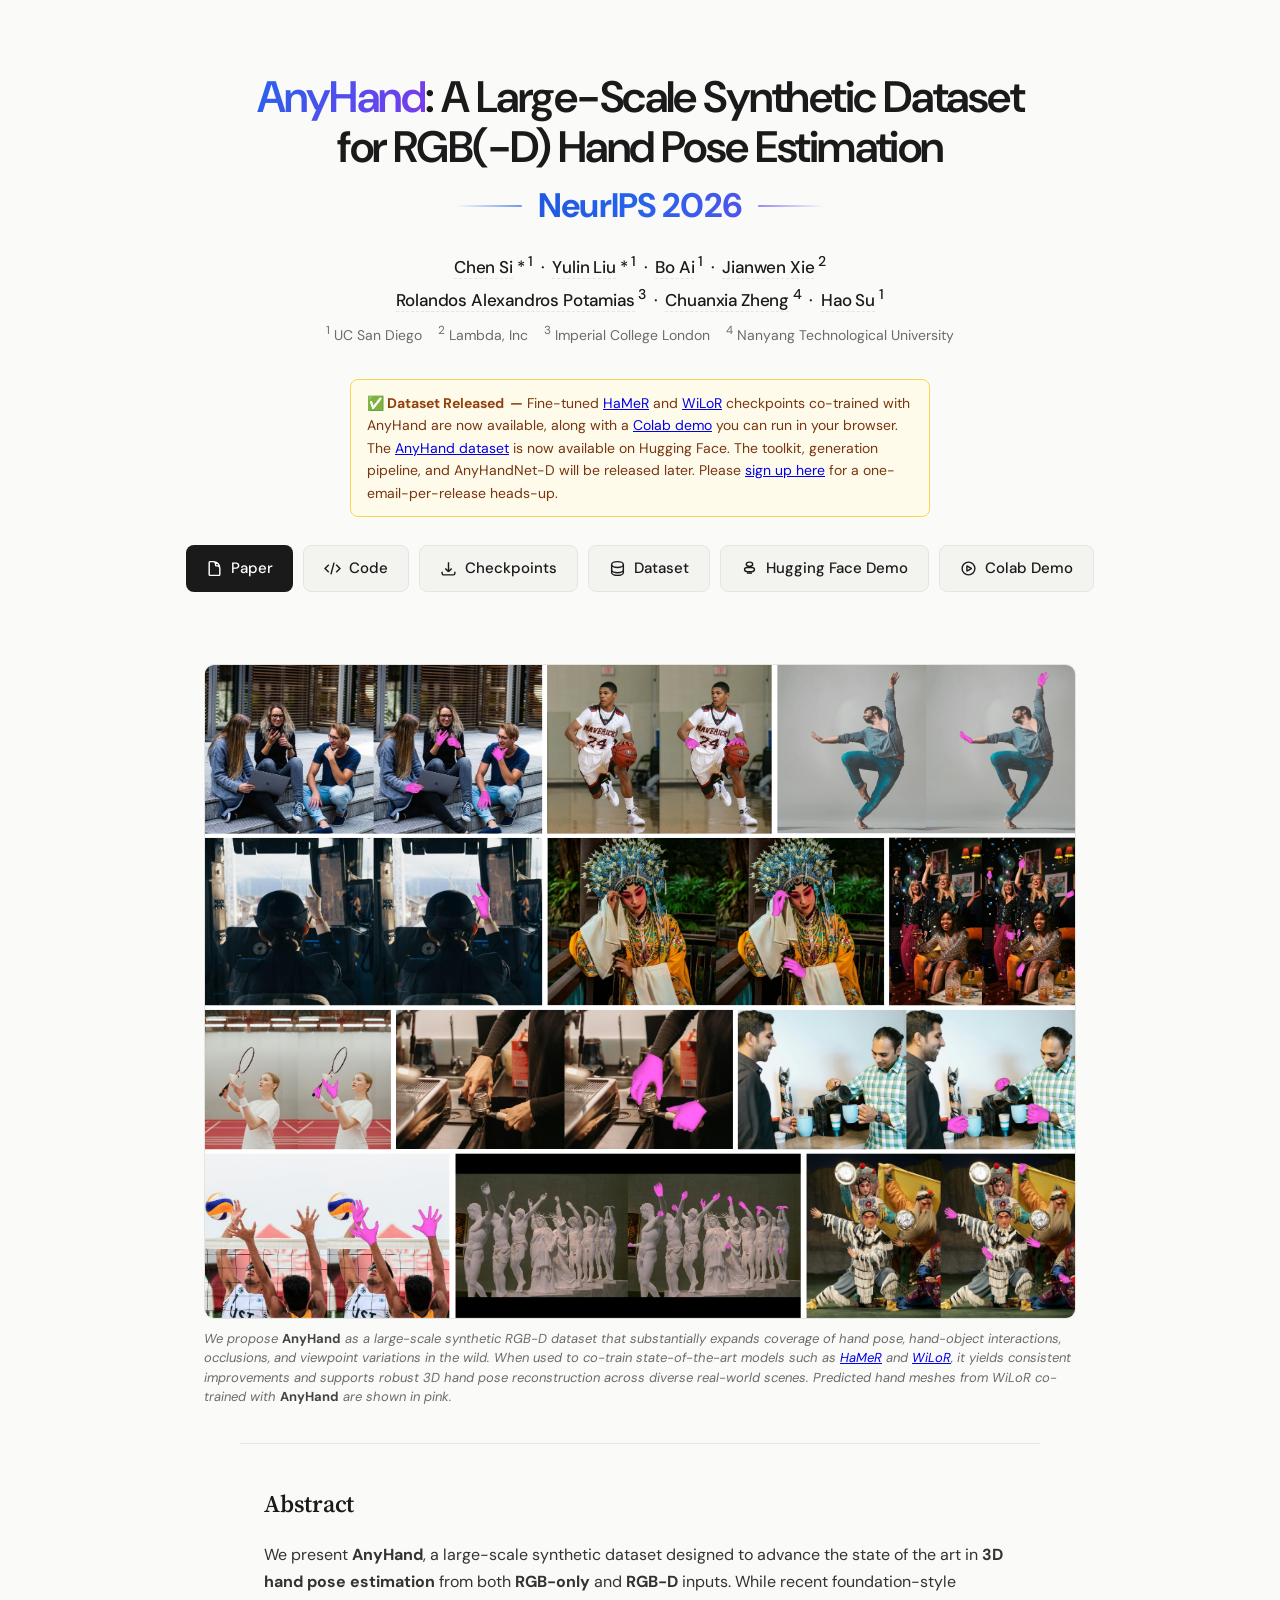
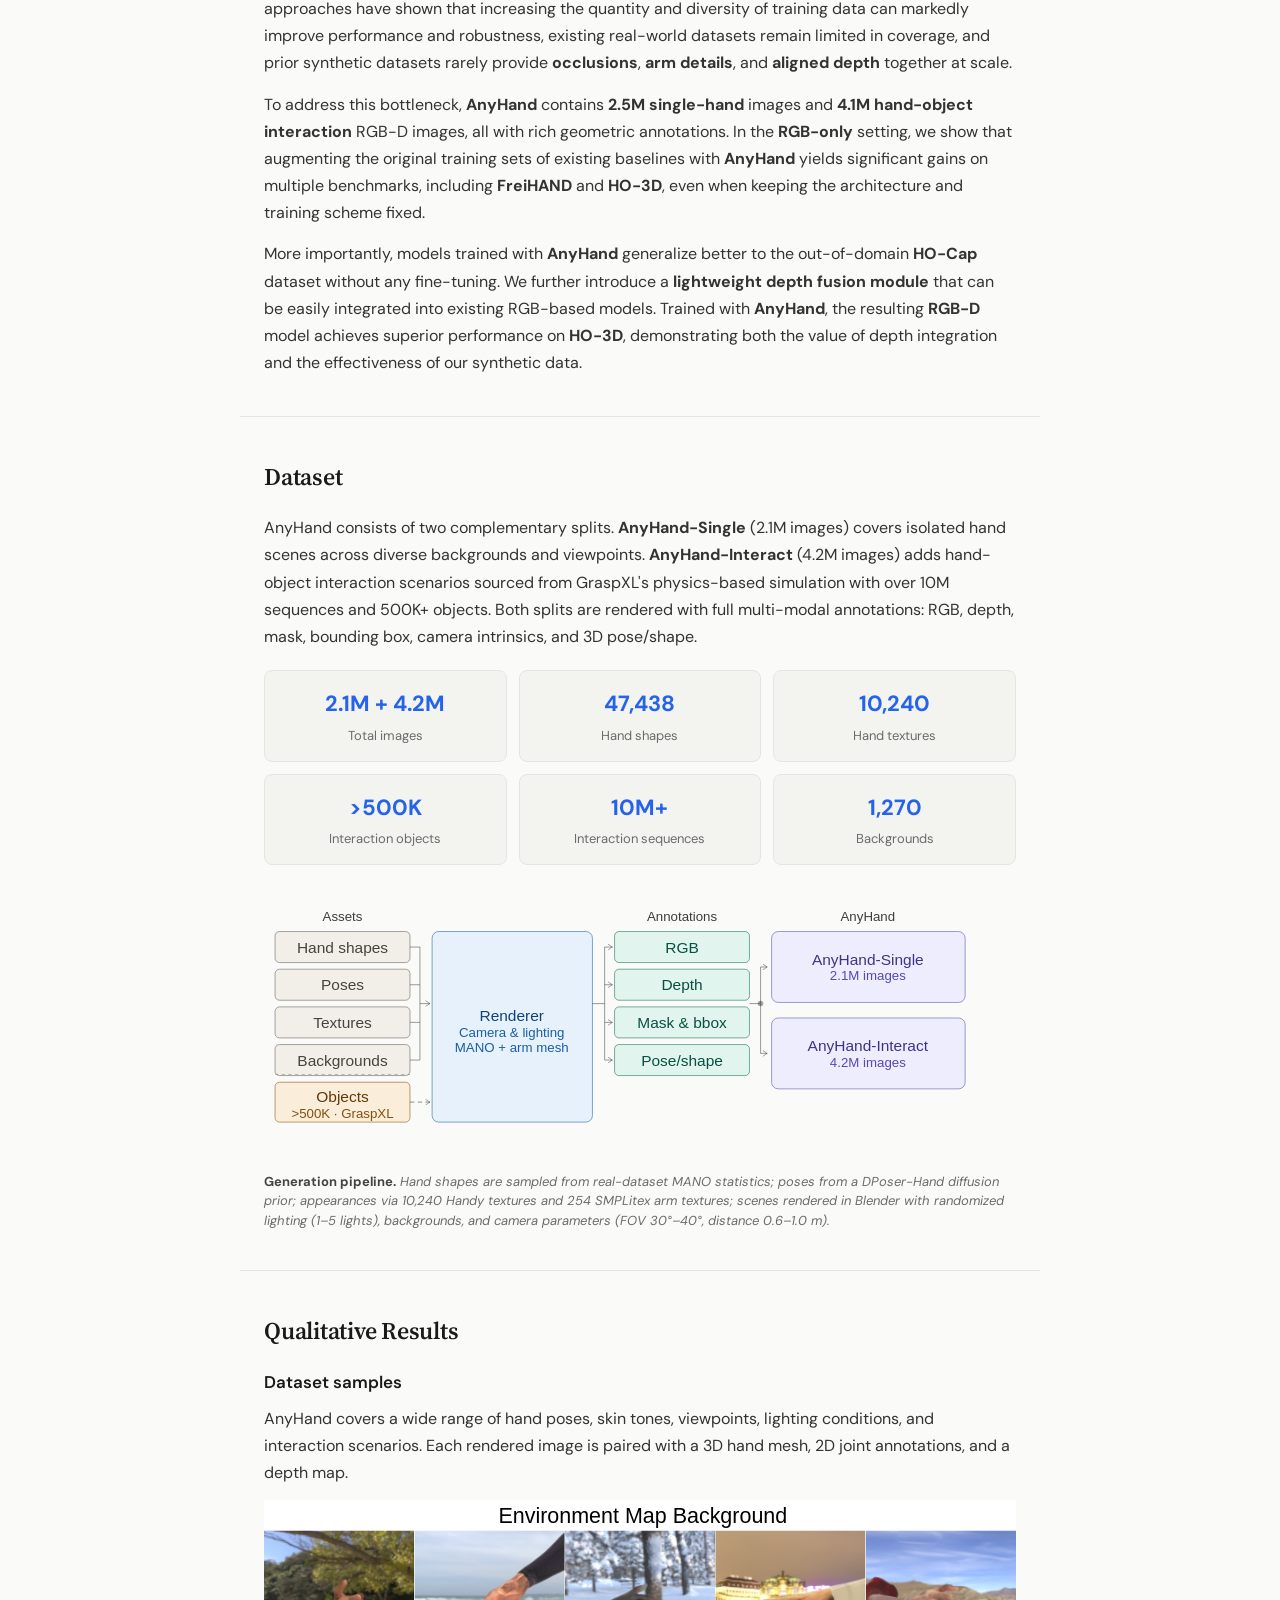
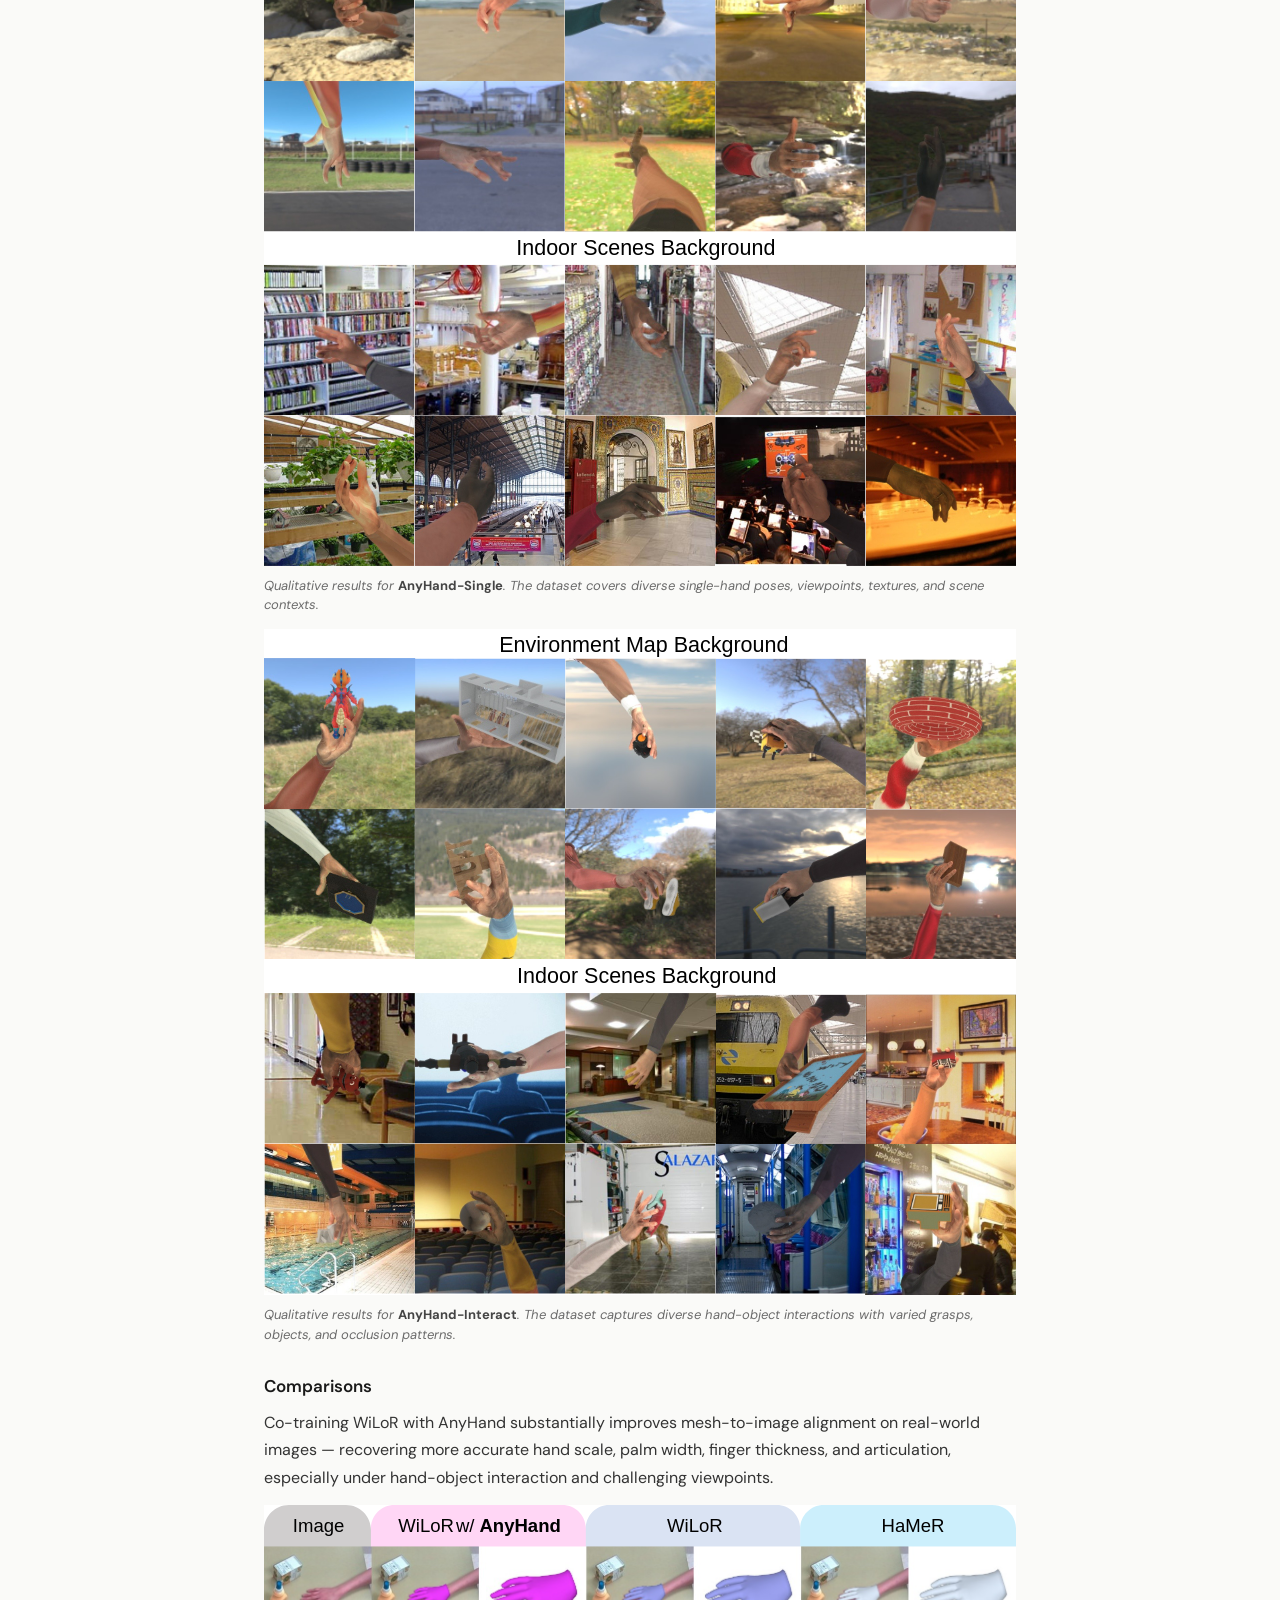
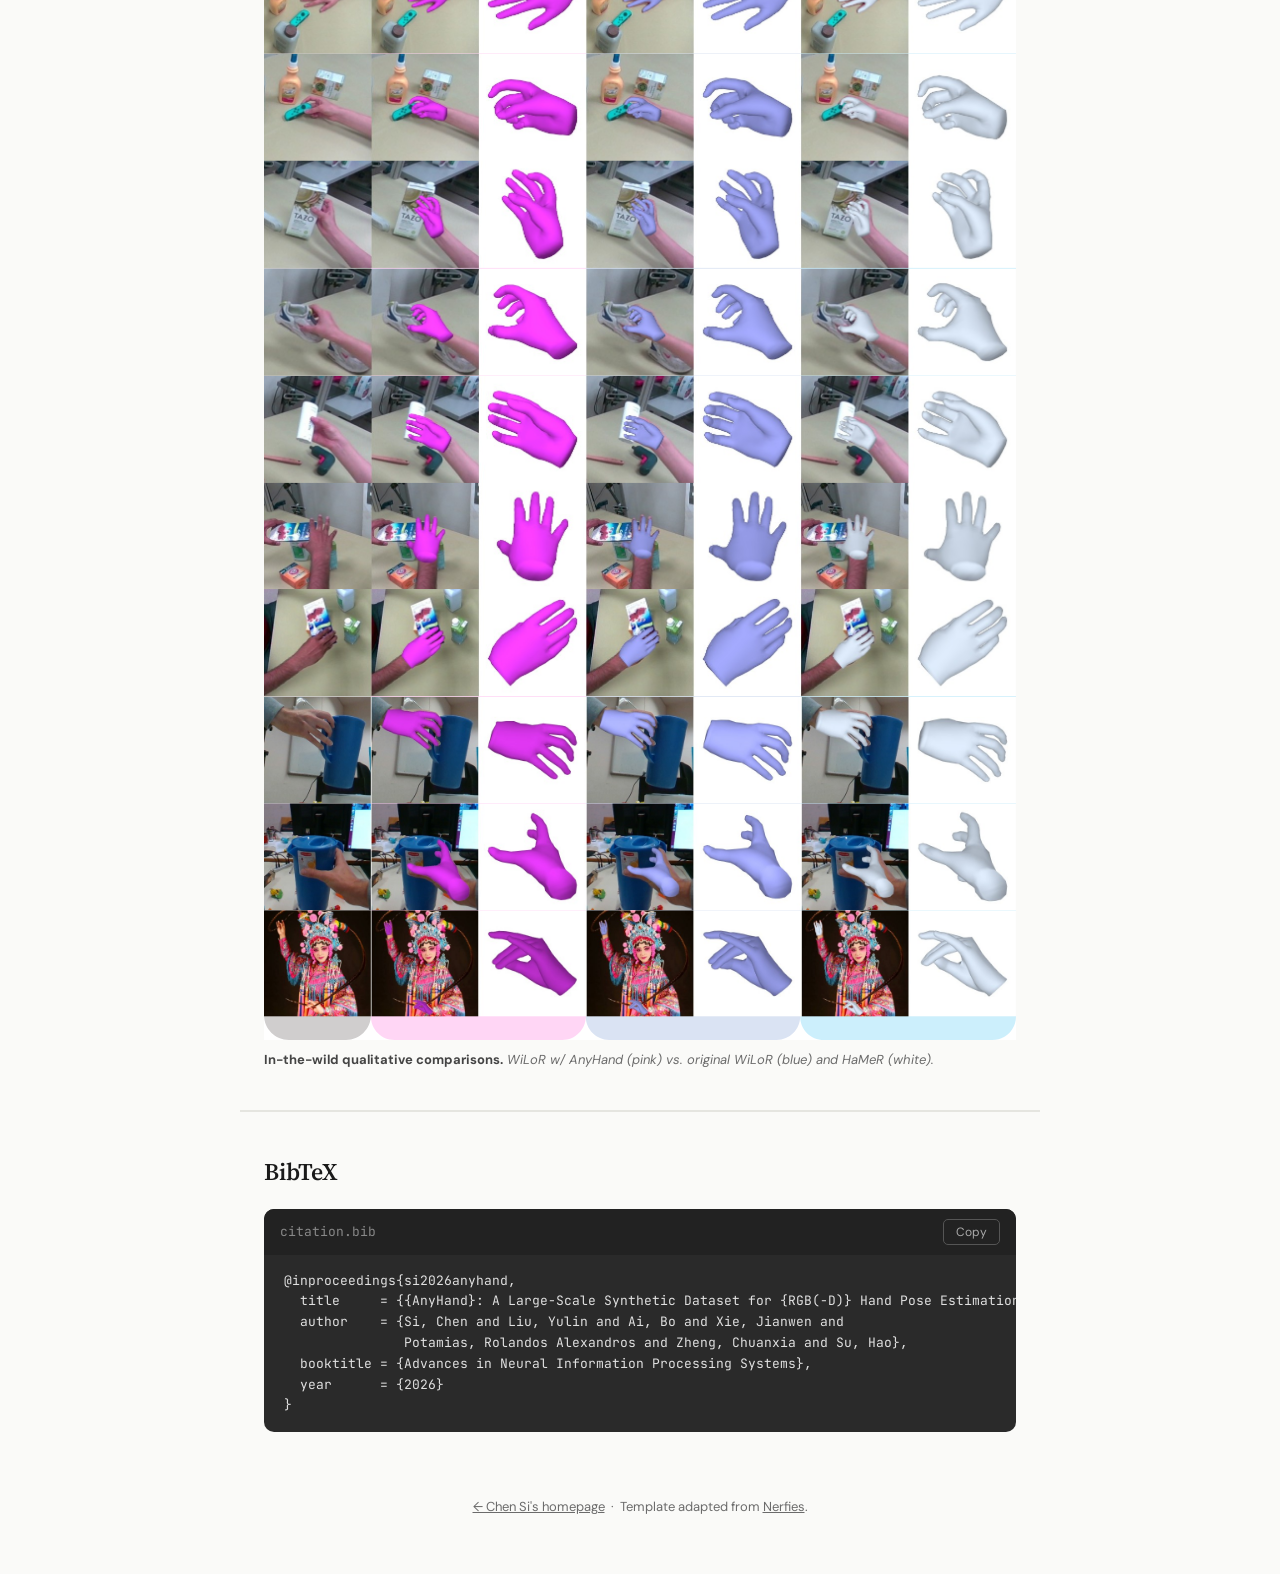
<file: projects/AnyHand/index.html>
<!DOCTYPE html>
<html lang="en">
<head>
  <meta charset="UTF-8">
  <meta name="viewport" content="width=device-width, initial-scale=1.0">
  <title>AnyHand: A Large-Scale Synthetic Dataset for RGB(-D) Hand Pose Estimation</title>
  <meta name="description" content="AnyHand is a large-scale synthetic dataset for RGB(-D) hand pose estimation with 6.3M images covering diverse poses, appearances, and hand-object interactions, accepted to NeurIPS 2026.">
  <link rel="preconnect" href="https://fonts.googleapis.com">
  <link href="https://fonts.googleapis.com/css2?family=Source+Serif+4:ital,opsz,wght@0,8..60,300;0,8..60,400;0,8..60,600;0,8..60,700;1,8..60,400&family=JetBrains+Mono:wght@400&family=DM+Sans:wght@400;500;600;700&display=swap" rel="stylesheet">
  <style>
    :root {
      --bg: #fafaf8;
      --fg: #1a1a1a;
      --muted: #6b6b6b;
      --accent: #2563eb;
      --border: #e5e5e0;
      --card-bg: #f3f3ef;
      --code-bg: #2a2a2a;
      --code-fg: #e0e0e0;
      --max-w: 800px;
    }

    *, *::before, *::after { margin: 0; padding: 0; box-sizing: border-box; }

    body {
      font-family: 'DM Sans', sans-serif;
      background: var(--bg);
      color: var(--fg);
      line-height: 1.7;
      font-size: 16px;
      -webkit-font-smoothing: antialiased;
    }

    /* --- Hero --- */
    .hero {
      max-width: 1040px;
      margin: 0 auto;
      padding: 72px 24px 36px;
      text-align: center;
    }

    .venue-badge {
      display: flex;
      align-items: center;
      justify-content: center;
      gap: 16px;
      width: fit-content;
      font-family: 'DM Sans', sans-serif;
      font-size: clamp(27px, 3.2vw, 34px);
      font-weight: 700;
      line-height: 1.15;
      letter-spacing: -0.025em;
      text-transform: none;
      background: linear-gradient(110deg, #1d4ed8 0%, #2563eb 48%, #6d4be8 100%);
      -webkit-background-clip: text;
      -webkit-text-fill-color: transparent;
      background-clip: text;
      margin: 0 auto 24px;
      font-feature-settings: 'kern' 1, 'liga' 1;
    }

    .venue-badge::before,
    .venue-badge::after {
      content: '';
      width: clamp(38px, 6vw, 66px);
      height: 2px;
      border-radius: 999px;
      background: linear-gradient(90deg, transparent, #2563eb);
      opacity: 0.65;
    }

    .venue-badge::after {
      background: linear-gradient(90deg, #6d4be8, transparent);
    }

    h1 {
      font-family: 'DM Sans', sans-serif;
      font-weight: 600;
      font-size: clamp(30px, 5vw, 44px);
      line-height: 1.14;
      letter-spacing: -0.035em;
      margin-bottom: 14px;
      text-wrap: balance;
      font-feature-settings: 'kern' 1, 'liga' 1;
    }

    h1 .title-line {
      display: block;
      white-space: nowrap;
    }

    h1 .highlight {
      background: linear-gradient(120deg, #2563eb 0%, #7c3aed 100%);
      -webkit-background-clip: text;
      -webkit-text-fill-color: transparent;
      background-clip: text;
    }

    /* --- Authors --- */
    .authors {
      font-size: 17px;
      font-weight: 500;
      letter-spacing: -0.01em;
      margin-bottom: 6px;
    }
    .authors a { color: var(--fg); text-decoration: none; border-bottom: 1px dashed var(--border); transition: border-color 0.2s; }
    .authors a:hover { border-color: var(--accent); color: var(--accent); }
    .authors .me { font-weight: 700; }

    .affiliations {
      font-size: 14px;
      color: var(--muted);
      margin-bottom: 32px;
    }

    /* --- Beta note --- */
    .beta-note {
      max-width: 580px;
      margin: 0 auto 28px;
      background: #fffbeb;
      border: 1px solid #fcd34d;
      border-radius: 8px;
      padding: 12px 16px;
      font-size: 14px;
      color: #78350f;
      text-align: left;
      line-height: 1.6;
    }
    .beta-note strong { color: #92400e; }

    /* --- Link buttons --- */
    .links {
      display: flex;
      justify-content: center;
      gap: 10px;
      flex-wrap: wrap;
    }

    .link-btn {
      display: inline-flex;
      align-items: center;
      gap: 8px;
      padding: 10px 20px;
      border-radius: 8px;
      font-size: 15px;
      font-weight: 500;
      text-decoration: none;
      transition: all 0.2s ease;
    }
    .link-btn.primary { background: var(--fg); color: #fff; }
    .link-btn.primary:hover { background: #333; transform: translateY(-1px); }
    .link-btn.secondary { background: var(--card-bg); color: var(--fg); border: 1px solid var(--border); }
    .link-btn.secondary:hover { background: #eaeae5; transform: translateY(-1px); }
    .link-btn svg { width: 17px; height: 17px; flex-shrink: 0; }

    /* --- Divider --- */
    .divider { max-width: var(--max-w); margin: 0 auto; border: none; border-top: 1px solid var(--border); }

    /* --- Sections --- */
    section { max-width: var(--max-w); margin: 0 auto; padding: 40px 24px; }

    section h2 {
      font-family: 'Source Serif 4', serif;
      font-weight: 600;
      font-size: 24px;
      margin-bottom: 16px;
      letter-spacing: -0.01em;
    }

    section h3 {
      font-size: 17px;
      font-weight: 600;
      margin: 28px 0 8px;
    }

    section p { color: #333; margin-bottom: 14px; }
    section p:last-child { margin-bottom: 0; }

    /* --- Teaser --- */
    .teaser { max-width: 920px; margin: 0 auto; padding: 36px 24px 0; text-align: center; }
    .teaser img { width: 100%; border-radius: 10px; border: 1px solid var(--border); }

    /* --- Figure placeholders --- */
    .fig-placeholder {
      width: 100%;
      background: var(--card-bg);
      border: 2px dashed #d1d1cc;
      border-radius: 10px;
      display: flex;
      flex-direction: column;
      align-items: center;
      justify-content: center;
      color: #aaa;
      gap: 5px;
    }
    .fig-placeholder svg { width: 26px; height: 26px; color: #ccc; margin-bottom: 2px; }
    .fig-placeholder .ph-label { font-weight: 600; font-size: 11px; letter-spacing: .6px; text-transform: uppercase; color: #c0c0bb; }
    .fig-placeholder .ph-path  { font-family: 'JetBrains Mono', monospace; font-size: 12px; color: #bbb; }
    .fig-placeholder .ph-note  { font-size: 12px; color: #ccc; }

    .fig-caption {
      font-size: 13px;
      color: var(--muted);
      margin-top: 10px;
      font-style: italic;
      line-height: 1.5;
    }
    .fig-caption strong { font-style: normal; color: #444; }

    /* --- Stats grid --- */
    .stats-grid {
      display: grid;
      grid-template-columns: repeat(3, 1fr);
      gap: 12px;
      margin: 20px 0;
    }
    .stat-card {
      background: var(--card-bg);
      border: 1px solid var(--border);
      border-radius: 8px;
      padding: 14px 12px;
      text-align: center;
    }
    .stat-val { font-size: 22px; font-weight: 700; color: var(--accent); }
    .stat-lbl { font-size: 13px; color: var(--muted); margin-top: 2px; }

    /* --- Tables --- */
    .table-wrap { overflow-x: auto; margin: 14px 0 6px; }
    table { width: 100%; border-collapse: collapse; font-size: 14px; min-width: 460px; }
    th {
      background: var(--card-bg);
      padding: 8px 12px;
      text-align: center;
      font-weight: 600;
      border-bottom: 2px solid var(--border);
      white-space: nowrap;
    }
    th.left { text-align: left; }
    td { padding: 7px 12px; border-bottom: 1px solid var(--border); text-align: center; }
    td.left { text-align: left; }
    tr:last-child td { border-bottom: none; }
    tr:hover td { background: rgba(37,99,235,0.03); }
    .rank1 { background: rgba(255,215,0,0.22); font-weight: 700; }
    .rank2 { background: rgba(192,192,192,0.22); font-weight: 700; }
    .rank3 { background: rgba(205,127,50,0.16); }
    tr.ours td { background: rgba(37,99,235,0.06); font-weight: 600; }
    tr.sep td  { border-top: 2px solid #ddd; }
    .table-note { font-size: 13px; color: var(--muted); font-style: italic; margin-top: 6px; }

    /* --- BibTeX --- */
    .bibtex-container { background: var(--code-bg); border-radius: 10px; overflow: hidden; }
    .bibtex-header {
      display: flex; justify-content: space-between; align-items: center;
      padding: 10px 16px; background: #222;
      font-size: 13px; color: #888; font-family: 'JetBrains Mono', monospace;
    }
    .copy-btn {
      background: transparent; border: 1px solid #555; color: #aaa;
      font-size: 12px; font-family: 'DM Sans', sans-serif;
      padding: 4px 12px; border-radius: 5px; cursor: pointer; transition: all 0.2s;
    }
    .copy-btn:hover { background: #444; color: #fff; }
    .copy-btn.copied { background: #16a34a; border-color: #16a34a; color: #fff; }
    .bibtex-code {
      padding: 16px 20px;
      font-family: 'JetBrains Mono', monospace;
      font-size: 13px; line-height: 1.6;
      color: var(--code-fg); overflow-x: auto; white-space: pre;
    }

    /* --- Footer --- */
    footer {
      max-width: var(--max-w); margin: 0 auto;
      padding: 24px 24px 56px;
      text-align: center; font-size: 13px; color: var(--muted);
    }
    footer a { color: var(--muted); }

    /* --- Animations --- */
    .hero, .teaser, section { animation: fadeUp 0.55s ease both; }
    .hero   { animation-delay: 0s; }
    .teaser { animation-delay: 0.08s; }
    section { animation-delay: 0.14s; }
    @keyframes fadeUp {
      from { opacity: 0; transform: translateY(14px); }
      to   { opacity: 1; transform: translateY(0); }
    }

    @media (max-width: 600px) {
      .hero { padding: 44px 18px 28px; }
      section { padding: 28px 18px; }
      .links { gap: 8px; }
      .link-btn { padding: 9px 14px; font-size: 14px; }
      .stats-grid { grid-template-columns: repeat(2, 1fr); }
    }
  </style>
</head>
<body>

<!-- ===== HERO ===== -->
<div class="hero">
  <h1>
    <span class="title-line"><span class="highlight">AnyHand</span>: A Large-Scale Synthetic Dataset</span>
    <span class="title-line">for RGB(-D) Hand Pose Estimation</span>
  </h1>

  <div class="venue-badge">NeurIPS 2026</div>

  <p class="authors">
    <a href="https://chen-si-cs.github.io/">Chen Si</a> * <sup>1</sup> &nbsp;·&nbsp;
    <a href="https://liuyulinn.github.io/">Yulin Liu</a> * <sup>1</sup> &nbsp;·&nbsp;
    <a href="https://albertboai.com/">Bo Ai</a> <sup>1</sup> &nbsp;·&nbsp;
    <a href="http://www.stat.ucla.edu/~jxie/">Jianwen Xie</a> <sup>2</sup><br>
    <a href="https://rolpotamias.github.io/">Rolandos Alexandros Potamias</a> <sup>3</sup> &nbsp;·&nbsp;
    <a href="https://physicalvision.github.io/people/~chuanxia">Chuanxia Zheng</a> <sup>4</sup> &nbsp;·&nbsp;
    <a href="https://scholar.google.com/citations?user=1P8Zu04AAAAJ">Hao Su</a> <sup>1</sup>
  </p>

  <p class="affiliations">
    <sup>1</sup> UC San Diego &nbsp;&nbsp;
    <sup>2</sup> Lambda, Inc &nbsp;&nbsp;
    <sup>3</sup> Imperial College London &nbsp;&nbsp;
    <sup>4</sup> Nanyang Technological University
  </p>

  <div class="beta-note">
    <strong>✅ Dataset Released &nbsp;—</strong>
    Fine-tuned <a class="paper-link" href="https://arxiv.org/abs/2312.05251">HaMeR</a> and <a class="paper-link" href="https://arxiv.org/abs/2409.12259">WiLoR</a> checkpoints co-trained with AnyHand are now available, along with a <a class="paper-link" href="https://colab.research.google.com/drive/1O71DiPWzNlIflCVTViJeXp2VnfffHnTt">Colab demo</a> you can run in your browser.
    The <a class="paper-link" href="https://huggingface.co/datasets/chen-si-02/AnyHand-Dataset">AnyHand dataset</a> is now available on Hugging Face. The toolkit, generation pipeline, and AnyHandNet-D will be released later.
    Please <a class="paper-link" href="https://forms.gle/4hUHmTcLUERzr1cV8">sign up here</a> for a one-email-per-release heads-up.
  </div>

  <div class="links">
    <a href="https://arxiv.org/abs/2603.25726" class="link-btn primary">
      <svg xmlns="http://www.w3.org/2000/svg" fill="none" viewBox="0 0 24 24" stroke="currentColor" stroke-width="2">
        <path d="M19.5 14.25v-2.625a3.375 3.375 0 0 0-3.375-3.375h-1.5A1.125 1.125 0 0 1 13.5 7.125v-1.5a3.375 3.375 0 0 0-3.375-3.375H8.25m2.25 0H5.625c-.621 0-1.125.504-1.125 1.125v17.25c0 .621.504 1.125 1.125 1.125h12.75c.621 0 1.125-.504 1.125-1.125V11.25a9 9 0 0 0-9-9Z"/>
      </svg>
      Paper
    </a>
    <a href="https://github.com/chen-si-cs/AnyHand" class="link-btn secondary">
      <svg xmlns="http://www.w3.org/2000/svg" fill="none" viewBox="0 0 24 24" stroke="currentColor" stroke-width="2">
        <path d="M17.25 6.75 22.5 12l-5.25 5.25m-10.5 0L1.5 12l5.25-5.25m7.5-3-4.5 16.5"/>
      </svg>
      Code
    </a>
    <a href="https://huggingface.co/chen-si-02/AnyHand-Models" class="link-btn secondary">
      <svg xmlns="http://www.w3.org/2000/svg" fill="none" viewBox="0 0 24 24" stroke="currentColor" stroke-width="2">
        <path d="M3 16.5v2.25A2.25 2.25 0 0 0 5.25 21h13.5A2.25 2.25 0 0 0 21 18.75V16.5M16.5 12 12 16.5m0 0L7.5 12m4.5 4.5V3"/>
      </svg>
      Checkpoints
    </a>
    <a href="https://huggingface.co/datasets/chen-si-02/AnyHand-Dataset" class="link-btn secondary">
      <svg xmlns="http://www.w3.org/2000/svg" fill="none" viewBox="0 0 24 24" stroke="currentColor" stroke-width="2">
        <path d="M20.25 6.375c0 2.278-3.694 4.125-8.25 4.125S3.75 8.653 3.75 6.375m16.5 0c0-2.278-3.694-4.125-8.25-4.125S3.75 4.097 3.75 6.375m16.5 0v11.25c0 2.278-3.694 4.125-8.25 4.125s-8.25-1.847-8.25-4.125V6.375m16.5 0v3.75m-16.5-3.75v3.75m16.5 0v3.75C20.25 16.153 16.556 18 12 18s-8.25-1.847-8.25-4.125v-3.75"/>
      </svg>
      Dataset
    </a>
    <a href="https://chen-si-02-anyhand-demo.hf.space/" class="link-btn secondary">
      <svg xmlns="http://www.w3.org/2000/svg" fill="none" viewBox="0 0 24 24" stroke="currentColor" stroke-width="2">
        <path d="M12 3c2.5 0 4.5 1.3 4.5 3s-2 3-4.5 3-4.5-1.3-4.5-3S9.5 3 12 3Z"/>
        <path d="M5 13.5c0-1.657 1.79-3 4-3h6c2.21 0 4 1.343 4 3s-1.79 3-4 3H9c-2.21 0-4-1.343-4-3Z"/>
        <path d="M8.5 18.5h7"/>
        <path d="M9 6h.01M15 6h.01M9.5 13.5h.01M14.5 13.5h.01"/>
      </svg>
      Hugging Face Demo
    </a>
    <a href="https://colab.research.google.com/drive/1O71DiPWzNlIflCVTViJeXp2VnfffHnTt" class="link-btn secondary">
      <svg xmlns="http://www.w3.org/2000/svg" fill="none" viewBox="0 0 24 24" stroke="currentColor" stroke-width="2">
        <path d="M21 12a9 9 0 1 1-18 0 9 9 0 0 1 18 0Z"/>
        <path d="M15.91 11.672a.375.375 0 0 1 0 .656l-5.603 3.113a.375.375 0 0 1-.557-.328V8.887c0-.286.307-.466.557-.327l5.603 3.112Z"/>
      </svg>
      Colab Demo
    </a>
  </div>
</div>

<!-- ===== TEASER ===== -->
<div class="teaser">
  <!--
    ┌─ REPLACEMENT ───────────────────────────────────────────────────┐
    │ teaser figure                                                  │
    └────────────────────────────────────────────────────────────────┘
  -->
  <img src="figs/teaser.svg" alt="AnyHand teaser figure" style="width:100%; height:auto; display:block;">
  <p class="fig-caption" style="text-align: left;">
    We propose <strong>AnyHand</strong> as a large-scale synthetic RGB-D dataset that substantially expands coverage of hand pose, hand-object interactions, occlusions, and viewpoint variations in the wild.
    When used to co-train state-of-the-art models such as <a class="paper-link" href="https://arxiv.org/abs/2312.05251">HaMeR</a> and <a class="paper-link" href="https://arxiv.org/abs/2409.12259">WiLoR</a>, it yields consistent improvements and supports robust 3D hand pose reconstruction across diverse real-world scenes.
    Predicted hand meshes from WiLoR co-trained with <strong>AnyHand</strong> are shown in pink.
  </p>
</div>

<hr class="divider" style="margin-top: 36px;">

<!-- ===== ABSTRACT ===== -->
<section>
  <h2>Abstract</h2>
  <p>
  We present <strong>AnyHand</strong>, a large-scale synthetic dataset designed to advance the state of the art in <strong>3D hand pose estimation</strong> from both <strong>RGB-only</strong> and <strong>RGB-D</strong> inputs. While recent foundation-style approaches have shown that increasing the quantity and diversity of training data can markedly improve performance and robustness, existing real-world datasets remain limited in coverage, and prior synthetic datasets rarely provide <strong>occlusions</strong>, <strong>arm details</strong>, and <strong>aligned depth</strong> together at scale.
</p>

<p>
  To address this bottleneck, <strong>AnyHand</strong> contains <strong>2.5M single-hand</strong> images and <strong>4.1M hand-object interaction</strong> RGB-D images, all with rich geometric annotations. In the <strong>RGB-only</strong> setting, we show that augmenting the original training sets of existing baselines with <strong>AnyHand</strong> yields significant gains on multiple benchmarks, including <strong>FreiHAND</strong> and <strong>HO-3D</strong>, even when keeping the architecture and training scheme fixed.
</p>

<p>
  More importantly, models trained with <strong>AnyHand</strong> generalize better to the out-of-domain <strong>HO-Cap</strong> dataset without any fine-tuning. We further introduce a <strong>lightweight depth fusion module</strong> that can be easily integrated into existing RGB-based models. Trained with <strong>AnyHand</strong>, the resulting <strong>RGB-D</strong> model achieves superior performance on <strong>HO-3D</strong>, demonstrating both the value of depth integration and the effectiveness of our synthetic data.
</p>
</section>

<hr class="divider">

<!-- ===== DATASET ===== -->
<section>
  <h2>Dataset</h2>
  <p>
    AnyHand consists of two complementary splits.
    <strong>AnyHand-Single</strong> (2.1M images) covers isolated hand scenes across diverse backgrounds
    and viewpoints. <strong>AnyHand-Interact</strong> (4.2M images) adds hand-object interaction
    scenarios sourced from GraspXL's physics-based simulation with over 10M sequences and 500K+ objects.
    Both splits are rendered with full multi-modal annotations: RGB, depth, mask, bounding box,
    camera intrinsics, and 3D pose/shape.
  </p>

  <div class="stats-grid">
    <div class="stat-card"><div class="stat-val">2.1M + 4.2M</div><div class="stat-lbl">Total images</div></div>
    <div class="stat-card"><div class="stat-val">47,438</div><div class="stat-lbl">Hand shapes</div></div>
    <div class="stat-card"><div class="stat-val">10,240</div><div class="stat-lbl">Hand textures</div></div>
    <div class="stat-card"><div class="stat-val">&gt;500K</div><div class="stat-lbl">Interaction objects</div></div>
    <div class="stat-card"><div class="stat-val">10M+</div><div class="stat-lbl">Interaction sequences</div></div>
    <div class="stat-card"><div class="stat-val">1,270</div><div class="stat-lbl">Backgrounds</div></div>
  </div>

  <!--
    ┌─ REPLACE THIS BLOCK ──────────────────────────────────────────┐
    │ <img src="figs/pipeline.png" alt="AnyHand generation pipeline"│
    │      style="width:100%;border-radius:8px;                     │
    │             border:1px solid var(--border);">                  │
    └───────────────────────────────────────────────────────────────┘
  -->
  <img src="figs/anyhand_pipeline.svg" alt="AnyHand Gen Pipeline figure" style="width:100%; height:auto; display:block;">
  <p class="fig-caption" style="margin-top: 10px;">
    <strong>Generation pipeline.</strong> Hand shapes are sampled from real-dataset MANO statistics;
    poses from a DPoser-Hand diffusion prior; appearances via 10,240 Handy textures and 254 SMPLitex
    arm textures; scenes rendered in Blender with randomized lighting (1–5 lights), backgrounds, and
    camera parameters (FOV 30°–40°, distance 0.6–1.0 m).
  </p>
</section>

<hr class="divider">

<!-- ===== QUALITATIVE ===== -->
<section>
  <h2>Qualitative Results</h2>

  <h3 style="margin-top: 0;">Dataset samples</h3>
  <p>
    AnyHand covers a wide range of hand poses, skin tones, viewpoints, lighting conditions, and
    interaction scenarios. Each rendered image is paired with a 3D hand mesh, 2D joint annotations,
    and a depth map.
  </p>
  <!--
    ┌─ REPLACE THIS BLOCK ──────────────────────────────────────────┐
    │ <img src="figs/fig1_dataset_vis.png" alt="Dataset samples"    │
    │      style="width:100%;border-radius:8px;                     │
    │             border:1px solid var(--border);margin-top:14px;"> │
    └───────────────────────────────────────────────────────────────┘
  -->
  <img src="figs/single_hand_demo.svg" alt="AnyHand-Single Demo Figure" style="width:100%; height:auto; display:block;">
  <p class="fig-caption" style="margin-top: 10px;">
    Qualitative results for <strong>AnyHand-Single</strong>. The dataset covers diverse single-hand poses, viewpoints, textures, and scene contexts.
  </p>
  <img src="figs/interact_demo.svg" alt="AnyHand teaser figure" style="width:100%; height:auto; display:block;">
  <p class="fig-caption" style="margin-top: 10px;">
    Qualitative results for <strong>AnyHand-Interact</strong>. The dataset captures diverse hand-object interactions with varied grasps, objects, and occlusion patterns.
  </p>

  <h3>Comparisons</h3>
  <p>
    Co-training WiLoR with AnyHand substantially improves mesh-to-image alignment on real-world
    images — recovering more accurate hand scale, palm width, finger thickness, and articulation,
    especially under hand-object interaction and challenging viewpoints.
  </p>
  <!--
    ┌─ REPLACE THIS BLOCK ──────────────────────────────────────────┐
    │ <img src="figs/fig2_inthewild.png" alt="In-the-wild"          │
    │      style="width:100%;border-radius:8px;                     │
    │             border:1px solid var(--border);margin-top:14px;"> │
    └───────────────────────────────────────────────────────────────┘
  -->
  <img src="figs/in-the-wild-vis.svg" alt="In-the-wild" style="width:100%; height:auto; display:block;">
  <p class="fig-caption" style="margin-top: 10px;">
    <strong>In-the-wild qualitative comparisons.</strong>
    WiLoR w/ AnyHand (pink) vs. original WiLoR (blue) and HaMeR (white).
  </p>
</section>

<hr class="divider">

<!-- ===== RESULTS =====
<section>
  <h2>Results</h2>

  <h3 style="margin-top:0;">FreiHand</h3>
  <p style="font-size:14px; color:var(--muted); margin-bottom:0;">
    Co-training yields a <strong>7.6% PA-MPJPE improvement</strong> for HaMeR and
    <strong>1.9%</strong> for WiLoR.
  </p>
  <div class="table-wrap">
    <table>
      <thead>
        <tr>
          <th class="left">Method</th>
          <th>PA-MPJPE ↓</th><th>PA-MPVPE ↓</th><th>F@5mm ↑</th><th>F@15mm ↑</th>
        </tr>
      </thead>
      <tbody>
        <tr><td class="left">Mesh Graphormer</td><td>5.9</td><td>6.0</td><td>0.764</td><td>0.986</td></tr>
        <tr><td class="left">MobRecon</td><td>5.7</td><td>5.8</td><td>0.784</td><td>0.986</td></tr>
        <tr><td class="left">HaMeR <span style="font-size:12px;color:#999">CVPR24</span></td><td>6.0</td><td>5.7</td><td>0.785</td><td>0.990</td></tr>
        <tr><td class="left">Hamba <span style="font-size:12px;color:#999">NeurIPS24</span></td><td class="rank3">5.7</td><td class="rank2">5.3</td><td class="rank3">0.806</td><td class="rank2">0.992</td></tr>
        <tr><td class="left">WiLoR <span style="font-size:12px;color:#999">CVPR25</span></td><td class="rank2">5.5</td><td class="rank1">5.1</td><td class="rank1">0.825</td><td class="rank1">0.993</td></tr>
        <tr class="sep ours"><td class="left">HaMeR w/ AnyHand</td><td>5.545</td><td>5.246</td><td>0.811</td><td>0.993</td></tr>
        <tr class="ours"><td class="left">WiLoR w/ AnyHand</td><td class="rank1">5.394</td><td class="rank3">5.046</td><td class="rank2">0.827</td><td class="rank1">0.994</td></tr>
      </tbody>
    </table>
  </div>
  <p class="table-note">
    <span style="background:rgba(255,215,0,0.22);padding:1px 6px;border-radius:3px;">Gold</span> 1st &nbsp;
    <span style="background:rgba(192,192,192,0.22);padding:1px 6px;border-radius:3px;">Silver</span> 2nd &nbsp;
    <span style="background:rgba(205,127,50,0.16);padding:1px 6px;border-radius:3px;">Bronze</span> 3rd &nbsp;
    <span style="background:rgba(37,99,235,0.06);padding:1px 6px;border-radius:3px;font-weight:600;">Blue</span> ours
  </p>

  <h3>HO-3D v2</h3>
  <p style="font-size:14px; color:var(--muted); margin-bottom:0;">
    AnyHand reduces PA-MPJPE by <strong>3.0%</strong> for HaMeR and <strong>1.9%</strong> for WiLoR.
  </p>
  <div class="table-wrap">
    <table>
      <thead>
        <tr>
          <th class="left">Method</th>
          <th>AUCj ↑</th><th>PA-MPJPE ↓</th><th>AUCv ↑</th><th>PA-MPVPE ↓</th><th>F@5 ↑</th><th>F@15 ↑</th>
        </tr>
      </thead>
      <tbody>
        <tr><td class="left">AMVUR</td><td>0.835</td><td>8.3</td><td>0.836</td><td>8.2</td><td>0.608</td><td>0.965</td></tr>
        <tr><td class="left">HaMeR <span style="font-size:12px;color:#999">CVPR24</span></td><td>0.846</td><td>7.7</td><td>0.841</td><td>7.9</td><td>0.635</td><td>0.980</td></tr>
        <tr><td class="left">Hamba <span style="font-size:12px;color:#999">NeurIPS24</span></td><td class="rank3">0.850</td><td class="rank3">7.5</td><td class="rank3">0.843</td><td class="rank3">7.7</td><td class="rank3">0.648</td><td class="rank3">0.982</td></tr>
        <tr><td class="left">WiLoR <span style="font-size:12px;color:#999">CVPR25</span></td><td class="rank2">0.851</td><td class="rank2">7.5</td><td class="rank2">0.846</td><td class="rank2">7.7</td><td class="rank2">0.646</td><td class="rank2">0.983</td></tr>
        <tr class="sep ours"><td class="left">HaMeR w/ AnyHand</td><td class="rank2">0.851</td><td>7.471</td><td class="rank3">0.847</td><td>7.676</td><td>0.645</td><td class="rank1">0.984</td></tr>
        <tr class="ours"><td class="left">WiLoR w/ AnyHand</td><td class="rank1">0.853</td><td class="rank1">7.355</td><td class="rank1">0.848</td><td class="rank1">7.624</td><td class="rank1">0.649</td><td class="rank1">0.984</td></tr>
      </tbody>
    </table>
  </div>

  <h3>Sim-and-real co-training ratio</h3>
  <p style="font-size:14px; color:#333;">
    HaMeR trained with a fixed 2.7M-sample budget, varying the AnyHand proportion.
    Mixed settings (25–75%) consistently outperform both the real-only baseline (0%) and
    fully synthetic training (100%), confirming AnyHand works best as a complementary source.
  </p>
  
  <div class="fig-placeholder" style="height:200px; margin-top:10px;">
    <svg xmlns="http://www.w3.org/2000/svg" fill="none" viewBox="0 0 24 24" stroke="currentColor" stroke-width="1.5"><path d="M3 13.125C3 12.504 3.504 12 4.125 12h2.25c.621 0 1.125.504 1.125 1.125v6.75C7.5 20.496 6.996 21 6.375 21h-2.25A1.125 1.125 0 0 1 3 19.875v-6.75ZM9.75 8.625c0-.621.504-1.125 1.125-1.125h2.25c.621 0 1.125.504 1.125 1.125v11.25c0 .621-.504 1.125-1.125 1.125h-2.25a1.125 1.125 0 0 1-1.125-1.125V8.625ZM16.5 4.125c0-.621.504-1.125 1.125-1.125h2.25C20.496 3 21 3.504 21 4.125v15.75c0 .621-.504 1.125-1.125 1.125h-2.25a1.125 1.125 0 0 1-1.125-1.125V4.125Z"/></svg>
    <span class="ph-label">Fig. 3 — Mixing Ratio Study</span>
    <span class="ph-path">figs/fig3_mixing_ratio.png</span>
    <span class="ph-note">FreiHand · HO-3D v2 · HO-Cap — error vs. AnyHand proportion (0–100%)</span>
  </div>
  <p class="fig-caption" style="margin-top:10px;">
    Error (PA-MPJPE / PA-MPVPE) vs. AnyHand mixing ratio under a fixed 2.7M training budget.
  </p>
</section> -->

<hr class="divider">

<!-- ===== BIBTEX ===== -->
<section>
  <h2>BibTeX</h2>
  <div class="bibtex-container">
    <div class="bibtex-header">
      <span>citation.bib</span>
      <button class="copy-btn" onclick="copyBibtex(this)">Copy</button>
    </div>
    <div class="bibtex-code" id="bibtex">@inproceedings{si2026anyhand,
  title     = {{AnyHand}: A Large-Scale Synthetic Dataset for {RGB(-D)} Hand Pose Estimation},
  author    = {Si, Chen and Liu, Yulin and Ai, Bo and Xie, Jianwen and
               Potamias, Rolandos Alexandros and Zheng, Chuanxia and Su, Hao},
  booktitle = {Advances in Neural Information Processing Systems},
  year      = {2026}
}</div>
  </div>
</section>

<!-- ===== FOOTER ===== -->
<footer>
  <a href="../../index.html">← Chen Si's homepage</a>
  &nbsp;·&nbsp;
  Template adapted from <a href="https://nerfies.github.io" target="_blank">Nerfies</a>.
</footer>

<script>
  function copyBibtex(btn) {
    const text = document.getElementById('bibtex').textContent;
    navigator.clipboard.writeText(text).then(() => {
      btn.textContent = 'Copied!';
      btn.classList.add('copied');
      setTimeout(() => { btn.textContent = 'Copy'; btn.classList.remove('copied'); }, 2000);
    });
  }
</script>

</body>
</html>
</file>
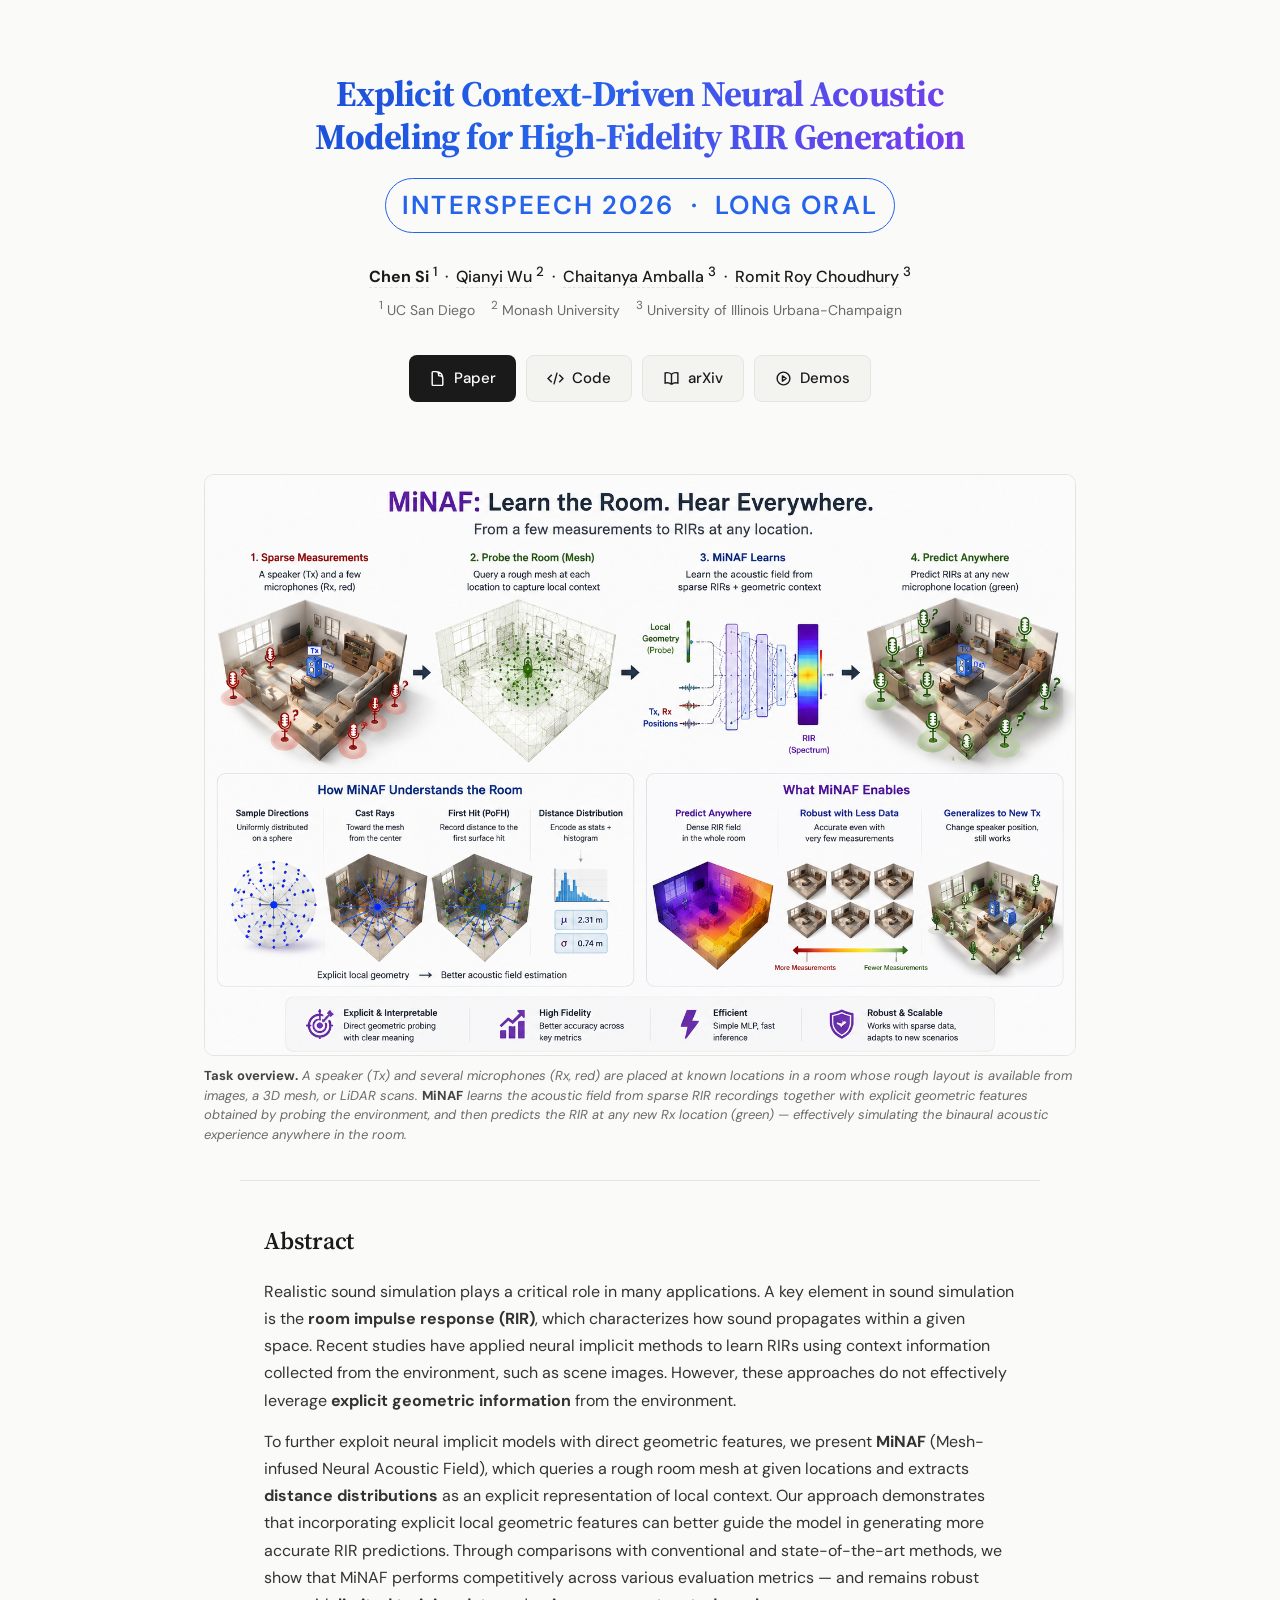
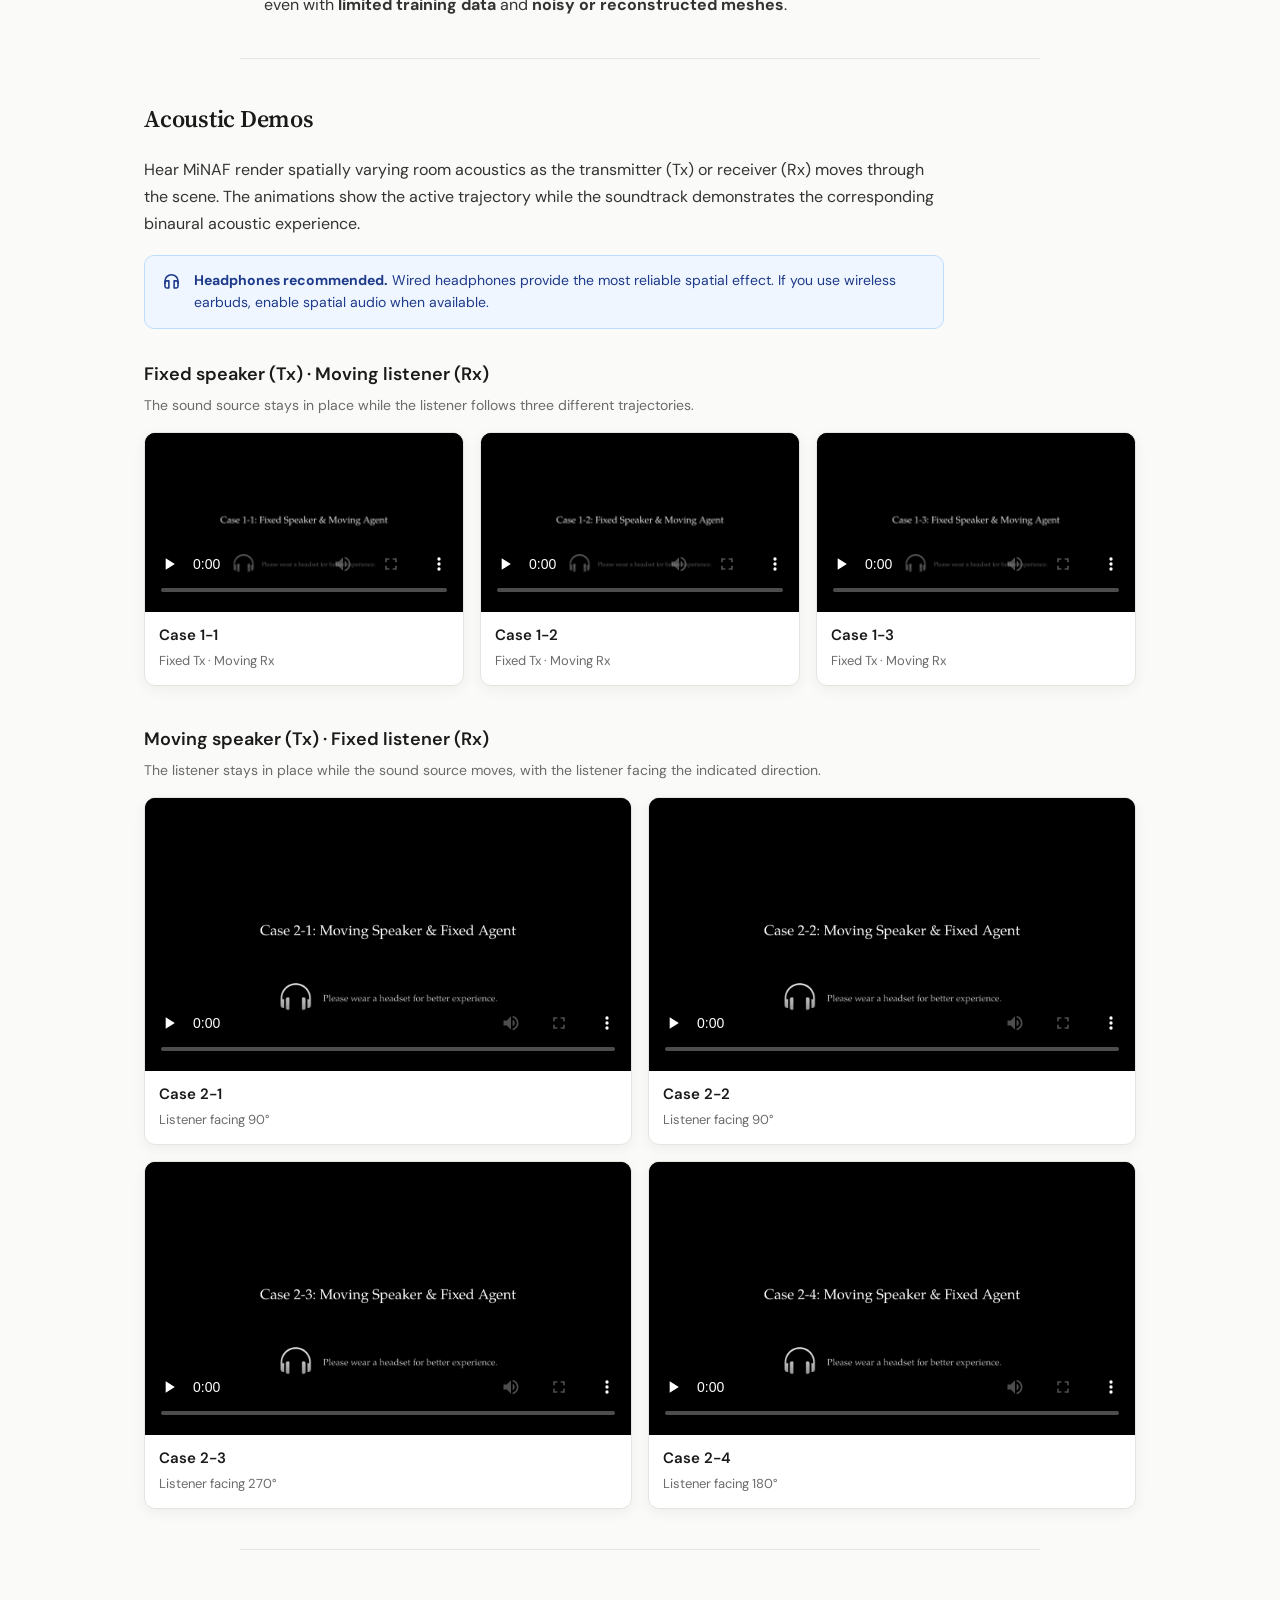
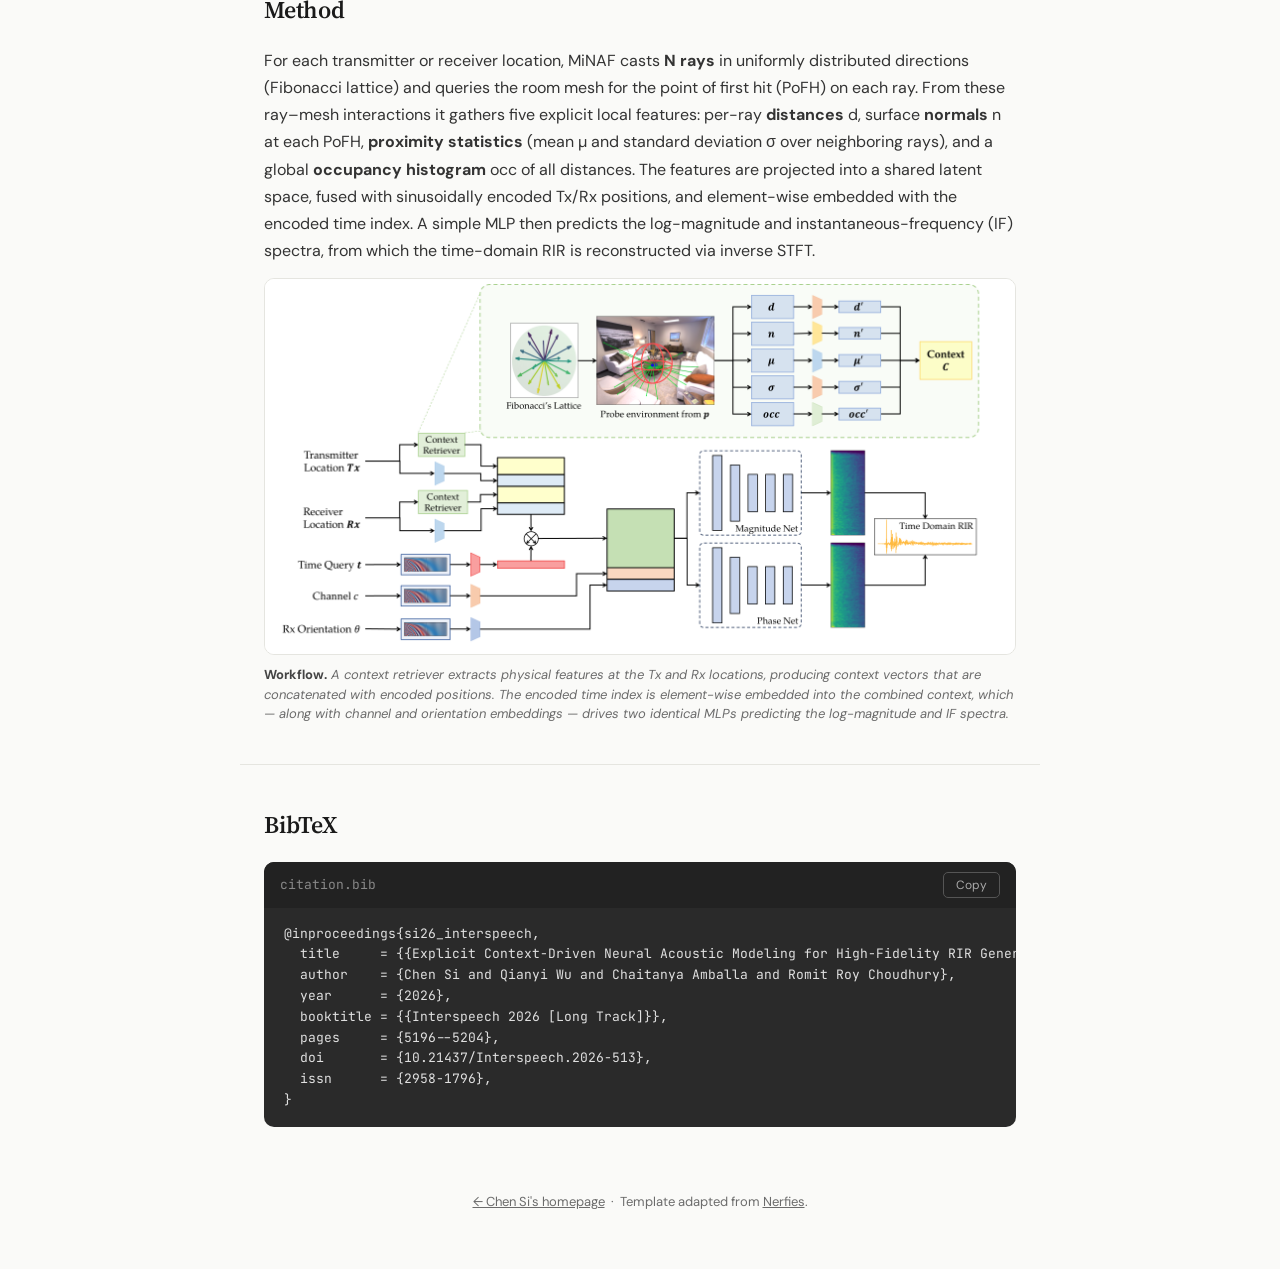
<file: projects/MiNAF/index.html>
<!DOCTYPE html>
<html lang="en">
<head>
  <meta charset="UTF-8">
  <meta name="viewport" content="width=device-width, initial-scale=1.0">
  <title>MiNAF: Explicit Context-Driven Neural Acoustic Modeling for High-Fidelity RIR Generation</title>
  <meta name="description" content="MiNAF (Mesh-infused Neural Acoustic Field) queries a rough room mesh to extract explicit local geometric features, enabling accurate and data-efficient room impulse response (RIR) generation. Explore interactive acoustic demos from the Interspeech 2026 paper.">
  <link rel="preconnect" href="https://fonts.googleapis.com">
  <link href="https://fonts.googleapis.com/css2?family=Source+Serif+4:ital,opsz,wght@0,8..60,300;0,8..60,400;0,8..60,600;0,8..60,700;1,8..60,400&family=JetBrains+Mono:wght@400&family=DM+Sans:wght@400;500;600&display=swap" rel="stylesheet">
  <style>
    :root {
      --bg: #fafaf8;
      --fg: #1a1a1a;
      --muted: #6b6b6b;
      --accent: #2563eb;
      --border: #e5e5e0;
      --card-bg: #f3f3ef;
      --code-bg: #2a2a2a;
      --code-fg: #e0e0e0;
      --max-w: 800px;
    }

    *, *::before, *::after { margin: 0; padding: 0; box-sizing: border-box; }

    body {
      font-family: 'DM Sans', sans-serif;
      background: var(--bg);
      color: var(--fg);
      line-height: 1.7;
      font-size: 16px;
      -webkit-font-smoothing: antialiased;
    }

    /* --- Hero --- */
    .hero {
      max-width: var(--max-w);
      margin: 0 auto;
      padding: 72px 24px 36px;
      text-align: center;
    }

    .venue-badge {
      display: inline-block;
      font-size: 26px;
      font-weight: 600;
      letter-spacing: 0.08em;
      text-transform: uppercase;
      color: var(--accent);
      border: 1.5px solid var(--accent);
      border-radius: 100px;
      padding: 4px 16px;
      margin-bottom: 28px;
    }

    h1 {
      font-family: 'Source Serif 4', serif;
      font-weight: 700;
      font-size: clamp(26px, 4.6vw, 36px);
      text-wrap: balance;
      line-height: 1.2;
      letter-spacing: -0.02em;
      margin-bottom: 20px;
    }

    h1 .highlight {
      display: inline-block;
      background: linear-gradient(120deg, #1d4ed8 0%, #2563eb 40%, #7c3aed 100%);
      -webkit-background-clip: text;
      -webkit-text-fill-color: transparent;
      background-clip: text;
    }

    /* --- Authors --- */
    .authors {
      font-size: 16px;
      font-weight: 500;
      margin-bottom: 6px;
    }
    .authors a { color: var(--fg); text-decoration: none; border-bottom: 1px dashed var(--border); transition: border-color 0.2s; }
    .authors a:hover { border-color: var(--accent); color: var(--accent); }
    .authors .me { font-weight: 700; }

    .affiliations {
      font-size: 14px;
      color: var(--muted);
      margin-bottom: 32px;
    }

    /* --- Link buttons --- */
    .links {
      display: flex;
      justify-content: center;
      gap: 10px;
      flex-wrap: wrap;
    }

    .link-btn {
      display: inline-flex;
      align-items: center;
      gap: 8px;
      padding: 10px 20px;
      border-radius: 8px;
      font-size: 15px;
      font-weight: 500;
      text-decoration: none;
      transition: all 0.2s ease;
    }
    .link-btn.primary { background: var(--fg); color: #fff; }
    .link-btn.primary:hover { background: #333; transform: translateY(-1px); }
    .link-btn.secondary { background: var(--card-bg); color: var(--fg); border: 1px solid var(--border); }
    .link-btn.secondary:hover { background: #eaeae5; transform: translateY(-1px); }
    .link-btn svg { width: 17px; height: 17px; flex-shrink: 0; }

    /* --- Divider --- */
    .divider { max-width: var(--max-w); margin: 0 auto; border: none; border-top: 1px solid var(--border); }

    /* --- Sections --- */
    section { max-width: var(--max-w); margin: 0 auto; padding: 40px 24px; }

    section h2 {
      font-family: 'Source Serif 4', serif;
      font-weight: 600;
      font-size: 24px;
      margin-bottom: 16px;
      letter-spacing: -0.01em;
    }

    section h3 {
      font-size: 17px;
      font-weight: 600;
      margin: 28px 0 8px;
    }

    section p { color: #333; margin-bottom: 14px; }
    section p:last-child { margin-bottom: 0; }
    .paper-link { color: var(--accent); }

    /* --- Teaser --- */
    .teaser { max-width: 920px; margin: 0 auto; padding: 36px 24px 0; text-align: center; }
    .teaser img { width: 100%; border-radius: 10px; border: 1px solid var(--border); }

    /* --- Figure placeholders --- */
    .fig-placeholder {
      width: 100%;
      background: var(--card-bg);
      border: 2px dashed #d1d1cc;
      border-radius: 10px;
      display: flex;
      flex-direction: column;
      align-items: center;
      justify-content: center;
      color: #aaa;
      gap: 5px;
    }
    .fig-placeholder svg { width: 26px; height: 26px; color: #ccc; margin-bottom: 2px; }
    .fig-placeholder .ph-label { font-weight: 600; font-size: 11px; letter-spacing: .6px; text-transform: uppercase; color: #c0c0bb; }
    .fig-placeholder .ph-path  { font-family: 'JetBrains Mono', monospace; font-size: 12px; color: #bbb; }
    .fig-placeholder .ph-note  { font-size: 12px; color: #ccc; }

    .fig-caption {
      font-size: 13px;
      color: var(--muted);
      margin-top: 10px;
      font-style: italic;
      line-height: 1.5;
    }
    .fig-caption strong { font-style: normal; color: #444; }

    /* --- Video demos --- */
    .demo-section { max-width: 1040px; }
    .demo-intro { max-width: var(--max-w); }
    .listening-note {
      display: flex;
      align-items: flex-start;
      gap: 12px;
      max-width: var(--max-w);
      margin: 18px 0 30px;
      padding: 14px 16px;
      border: 1px solid #bfdbfe;
      border-radius: 10px;
      background: #eff6ff;
      color: #1e3a8a;
      font-size: 14px;
      line-height: 1.55;
    }
    .listening-note svg { width: 21px; height: 21px; flex: 0 0 auto; margin-top: 1px; }
    .demo-group + .demo-group { margin-top: 38px; }
    .demo-group h3 { margin: 0 0 5px; font-size: 18px; }
    .demo-group-description { font-size: 14px; color: var(--muted); margin-bottom: 14px; }
    .demo-grid {
      display: grid;
      grid-template-columns: repeat(2, minmax(0, 1fr));
      gap: 16px;
    }
    .demo-grid.three { grid-template-columns: repeat(3, minmax(0, 1fr)); }
    .demo-card {
      min-width: 0;
      overflow: hidden;
      border: 1px solid var(--border);
      border-radius: 11px;
      background: #fff;
      box-shadow: 0 4px 14px rgba(20, 20, 20, 0.05);
    }
    .demo-card video {
      display: block;
      width: 100%;
      aspect-ratio: 16 / 9;
      background: #000;
      object-fit: contain;
    }
    .demo-card-info { padding: 11px 14px 13px; }
    .demo-card-title { font-size: 15px; font-weight: 600; color: var(--fg); }
    .demo-card-meta { margin-top: 1px; font-size: 13px; color: var(--muted); }

    /* --- Stats grid --- */
    .stats-grid {
      display: grid;
      grid-template-columns: repeat(3, 1fr);
      gap: 12px;
      margin: 20px 0;
    }
    .stat-card {
      background: var(--card-bg);
      border: 1px solid var(--border);
      border-radius: 8px;
      padding: 14px 12px;
      text-align: center;
    }
    .stat-val { font-size: 22px; font-weight: 700; color: var(--accent); }
    .stat-lbl { font-size: 13px; color: var(--muted); margin-top: 2px; }

    /* --- Tables --- */
    .table-wrap { overflow-x: auto; margin: 14px 0 6px; }
    table { width: 100%; border-collapse: collapse; font-size: 14px; min-width: 460px; }
    th {
      background: var(--card-bg);
      padding: 8px 12px;
      text-align: center;
      font-weight: 600;
      border-bottom: 2px solid var(--border);
      white-space: nowrap;
    }
    th.left { text-align: left; }
    td { padding: 7px 12px; border-bottom: 1px solid var(--border); text-align: center; }
    td.left { text-align: left; }
    tr:last-child td { border-bottom: none; }
    tr:hover td { background: rgba(37,99,235,0.03); }
    .rank1 { background: rgba(255,215,0,0.22); font-weight: 700; }
    .rank2 { background: rgba(192,192,192,0.22); font-weight: 700; }
    .rank3 { background: rgba(205,127,50,0.16); }
    tr.ours td { background: rgba(37,99,235,0.06); font-weight: 600; }
    tr.sep td  { border-top: 2px solid #ddd; }
    .table-note { font-size: 13px; color: var(--muted); font-style: italic; margin-top: 6px; }

    /* --- BibTeX --- */
    .bibtex-container { background: var(--code-bg); border-radius: 10px; overflow: hidden; }
    .bibtex-header {
      display: flex; justify-content: space-between; align-items: center;
      padding: 10px 16px; background: #222;
      font-size: 13px; color: #888; font-family: 'JetBrains Mono', monospace;
    }
    .copy-btn {
      background: transparent; border: 1px solid #555; color: #aaa;
      font-size: 12px; font-family: 'DM Sans', sans-serif;
      padding: 4px 12px; border-radius: 5px; cursor: pointer; transition: all 0.2s;
    }
    .copy-btn:hover { background: #444; color: #fff; }
    .copy-btn.copied { background: #16a34a; border-color: #16a34a; color: #fff; }
    .bibtex-code {
      padding: 16px 20px;
      font-family: 'JetBrains Mono', monospace;
      font-size: 13px; line-height: 1.6;
      color: var(--code-fg); overflow-x: auto; white-space: pre;
    }

    /* --- Footer --- */
    footer {
      max-width: var(--max-w); margin: 0 auto;
      padding: 24px 24px 56px;
      text-align: center; font-size: 13px; color: var(--muted);
    }
    footer a { color: var(--muted); }

    /* --- Animations --- */
    .hero, .teaser, section { animation: fadeUp 0.55s ease both; }
    .hero   { animation-delay: 0s; }
    .teaser { animation-delay: 0.08s; }
    section { animation-delay: 0.14s; }
    @keyframes fadeUp {
      from { opacity: 0; transform: translateY(14px); }
      to   { opacity: 1; transform: translateY(0); }
    }

    @media (max-width: 600px) {
      .hero { padding: 44px 18px 28px; }
      h1 br { display: none; }
      section { padding: 28px 18px; }
      .links { gap: 8px; }
      .link-btn { padding: 9px 14px; font-size: 14px; }
      .stats-grid { grid-template-columns: repeat(2, 1fr); }
      .demo-grid, .demo-grid.three { grid-template-columns: 1fr; }
      .demo-group + .demo-group { margin-top: 32px; }
    }

    @media (min-width: 601px) and (max-width: 820px) {
      .demo-grid.three { grid-template-columns: repeat(2, minmax(0, 1fr)); }
    }
  </style>
</head>
<body>

<!-- ===== HERO ===== -->
<div class="hero">
  <h1>
    <span class="highlight">Explicit Context-Driven Neural Acoustic<br>Modeling for High-Fidelity RIR Generation</span>
  </h1>

  <div class="venue-badge">Interspeech 2026 &nbsp;·&nbsp; Long Oral</div>

  <p class="authors">
    <a class="me" href="https://chen-si-cs.github.io/">Chen Si</a> <sup>1</sup> &nbsp;·&nbsp;
    <a href="https://qianyiwu.github.io/">Qianyi Wu</a> <sup>2</sup> &nbsp;·&nbsp;
    <a href="https://achaitanya.web.illinois.edu/">Chaitanya Amballa</a> <sup>3</sup> &nbsp;·&nbsp;
    <a href="https://croy.web.engr.illinois.edu/">Romit Roy Choudhury</a> <sup>3</sup>
  </p>

  <p class="affiliations">
    <sup>1</sup> UC San Diego &nbsp;&nbsp;
    <sup>2</sup> Monash University &nbsp;&nbsp;
    <sup>3</sup> University of Illinois Urbana-Champaign
  </p>

  <div class="links">
    <a href="https://www.isca-archive.org/interspeech_2026/si26_interspeech.pdf" class="link-btn primary">
      <svg xmlns="http://www.w3.org/2000/svg" fill="none" viewBox="0 0 24 24" stroke="currentColor" stroke-width="2">
        <path d="M19.5 14.25v-2.625a3.375 3.375 0 0 0-3.375-3.375h-1.5A1.125 1.125 0 0 1 13.5 7.125v-1.5a3.375 3.375 0 0 0-3.375-3.375H8.25m2.25 0H5.625c-.621 0-1.125.504-1.125 1.125v17.25c0 .621.504 1.125 1.125 1.125h12.75c.621 0 1.125-.504 1.125-1.125V11.25a9 9 0 0 0-9-9Z"/>
      </svg>
      Paper
    </a>
    <a href="https://github.com/chen-si-cs/MiNAF" class="link-btn secondary">
      <svg xmlns="http://www.w3.org/2000/svg" fill="none" viewBox="0 0 24 24" stroke="currentColor" stroke-width="2">
        <path d="M17.25 6.75 22.5 12l-5.25 5.25m-10.5 0L1.5 12l5.25-5.25m7.5-3-4.5 16.5"/>
      </svg>
      Code
    </a>
    <a href="https://arxiv.org/abs/2509.15210" class="link-btn secondary">
      <svg xmlns="http://www.w3.org/2000/svg" fill="none" viewBox="0 0 24 24" stroke="currentColor" stroke-width="2">
        <path d="M12 6.042A8.967 8.967 0 0 0 6 3.75c-1.052 0-2.062.18-3 .512v14.25A8.987 8.987 0 0 1 6 18c2.305 0 4.408.867 6 2.292m0-14.25a8.966 8.966 0 0 1 6-2.292c1.052 0 2.062.18 3 .512v14.25A8.987 8.987 0 0 0 18 18a8.967 8.967 0 0 0-6 2.292m0-14.25v14.25"/>
      </svg>
      arXiv
    </a>
    <a href="#demos" class="link-btn secondary">
      <svg xmlns="http://www.w3.org/2000/svg" fill="none" viewBox="0 0 24 24" stroke="currentColor" stroke-width="2">
        <path stroke-linecap="round" stroke-linejoin="round" d="m10.5 8.25 5.25 3.75-5.25 3.75v-7.5Z"/>
        <path stroke-linecap="round" stroke-linejoin="round" d="M21 12a9 9 0 1 1-18 0 9 9 0 0 1 18 0Z"/>
      </svg>
      Demos
    </a>
  </div>
</div>

<!-- ===== TEASER ===== -->
<div class="teaser">
  <img src="figs/teaser.png" alt="MiNAF task overview" style="width:100%; height:auto; display:block;">
  <p class="fig-caption" style="text-align: left;">
    <strong>Task overview.</strong> A speaker (Tx) and several microphones (Rx, red) are placed at known
    locations in a room whose rough layout is available from images, a 3D mesh, or LiDAR scans.
    <strong>MiNAF</strong> learns the acoustic field from sparse RIR recordings together with explicit
    geometric features obtained by probing the environment, and then predicts the RIR at any new
    Rx location (green) — effectively simulating the binaural acoustic experience anywhere in the room.
  </p>
</div>

<hr class="divider" style="margin-top: 36px;">

<!-- ===== ABSTRACT ===== -->
<section>
  <h2>Abstract</h2>
  <p>
    Realistic sound simulation plays a critical role in many applications. A key element in sound
    simulation is the <strong>room impulse response (RIR)</strong>, which characterizes how sound
    propagates within a given space. Recent studies have applied neural implicit methods to learn
    RIRs using context information collected from the environment, such as scene images. However,
    these approaches do not effectively leverage <strong>explicit geometric information</strong>
    from the environment.
  </p>
  <p>
    To further exploit neural implicit models with direct geometric features, we present
    <strong>MiNAF</strong> (Mesh-infused Neural Acoustic Field), which queries a rough room mesh at
    given locations and extracts <strong>distance distributions</strong> as an explicit representation
    of local context. Our approach demonstrates that incorporating explicit local geometric features
    can better guide the model in generating more accurate RIR predictions. Through comparisons with
    conventional and state-of-the-art methods, we show that MiNAF performs competitively across
    various evaluation metrics — and remains robust even with <strong>limited training data</strong>
    and <strong>noisy or reconstructed meshes</strong>.
  </p>
</section>

<hr class="divider">

<!-- ===== VIDEO DEMOS ===== -->
<section class="demo-section" id="demos">
  <h2>Acoustic Demos</h2>
  <p class="demo-intro">
    Hear MiNAF render spatially varying room acoustics as the transmitter (Tx) or receiver (Rx)
    moves through the scene. The animations show the active trajectory while the soundtrack
    demonstrates the corresponding binaural acoustic experience.
  </p>

  <div class="listening-note">
    <svg xmlns="http://www.w3.org/2000/svg" fill="none" viewBox="0 0 24 24" stroke="currentColor" stroke-width="1.8" aria-hidden="true">
      <path stroke-linecap="round" stroke-linejoin="round" d="M4.5 13.5v3.75A2.25 2.25 0 0 0 6.75 19.5H9v-8.25H6.75A2.25 2.25 0 0 0 4.5 13.5Zm15 0v3.75a2.25 2.25 0 0 1-2.25 2.25H15v-8.25h2.25a2.25 2.25 0 0 1 2.25 2.25Z"/>
      <path stroke-linecap="round" stroke-linejoin="round" d="M4.5 14.25v-2.5a7.5 7.5 0 0 1 15 0v2.5"/>
    </svg>
    <span><strong>Headphones recommended.</strong> Wired headphones provide the most reliable spatial effect. If you use wireless earbuds, enable spatial audio when available.</span>
  </div>

  <div class="demo-group">
    <h3>Fixed speaker (Tx) · Moving listener (Rx)</h3>
    <p class="demo-group-description">The sound source stays in place while the listener follows three different trajectories.</p>
    <div class="demo-grid three">
      <article class="demo-card">
        <video controls playsinline preload="none" poster="demos/posters/B5.PNG" aria-label="Play Case 1-1, fixed speaker and moving listener">
          <source src="demos/videos/B5.mp4" type="video/mp4">
          Your browser does not support embedded MP4 video.
        </video>
        <div class="demo-card-info">
          <div class="demo-card-title">Case 1-1</div>
          <div class="demo-card-meta">Fixed Tx · Moving Rx</div>
        </div>
      </article>
      <article class="demo-card">
        <video controls playsinline preload="none" poster="demos/posters/B4.PNG" aria-label="Play Case 1-2, fixed speaker and moving listener">
          <source src="demos/videos/B4.mp4" type="video/mp4">
          Your browser does not support embedded MP4 video.
        </video>
        <div class="demo-card-info">
          <div class="demo-card-title">Case 1-2</div>
          <div class="demo-card-meta">Fixed Tx · Moving Rx</div>
        </div>
      </article>
      <article class="demo-card">
        <video controls playsinline preload="none" poster="demos/posters/B6.png" aria-label="Play Case 1-3, fixed speaker and moving listener">
          <source src="demos/videos/B6.mp4" type="video/mp4">
          Your browser does not support embedded MP4 video.
        </video>
        <div class="demo-card-info">
          <div class="demo-card-title">Case 1-3</div>
          <div class="demo-card-meta">Fixed Tx · Moving Rx</div>
        </div>
      </article>
    </div>
  </div>

  <div class="demo-group">
    <h3>Moving speaker (Tx) · Fixed listener (Rx)</h3>
    <p class="demo-group-description">The listener stays in place while the sound source moves, with the listener facing the indicated direction.</p>
    <div class="demo-grid">
      <article class="demo-card">
        <video controls playsinline preload="none" poster="demos/posters/C1-m.png" aria-label="Play Case 2-1, moving speaker and fixed listener facing 90 degrees">
          <source src="demos/videos/C1-m.mp4" type="video/mp4">
          Your browser does not support embedded MP4 video.
        </video>
        <div class="demo-card-info">
          <div class="demo-card-title">Case 2-1</div>
          <div class="demo-card-meta">Listener facing 90°</div>
        </div>
      </article>
      <article class="demo-card">
        <video controls playsinline preload="none" poster="demos/posters/C1-s.png" aria-label="Play Case 2-2, moving speaker and fixed listener facing 90 degrees">
          <source src="demos/videos/C1-s.mp4" type="video/mp4">
          Your browser does not support embedded MP4 video.
        </video>
        <div class="demo-card-info">
          <div class="demo-card-title">Case 2-2</div>
          <div class="demo-card-meta">Listener facing 90°</div>
        </div>
      </article>
      <article class="demo-card">
        <video controls playsinline preload="none" poster="demos/posters/C3-m.png" aria-label="Play Case 2-3, moving speaker and fixed listener facing 270 degrees">
          <source src="demos/videos/C3-m.mp4" type="video/mp4">
          Your browser does not support embedded MP4 video.
        </video>
        <div class="demo-card-info">
          <div class="demo-card-title">Case 2-3</div>
          <div class="demo-card-meta">Listener facing 270°</div>
        </div>
      </article>
      <article class="demo-card">
        <video controls playsinline preload="none" poster="demos/posters/C4-m.png" aria-label="Play Case 2-4, moving speaker and fixed listener facing 180 degrees">
          <source src="demos/videos/C4-m.mp4" type="video/mp4">
          Your browser does not support embedded MP4 video.
        </video>
        <div class="demo-card-info">
          <div class="demo-card-title">Case 2-4</div>
          <div class="demo-card-meta">Listener facing 180°</div>
        </div>
      </article>
    </div>
  </div>
</section>

<hr class="divider">

<!-- ===== METHOD ===== -->
<section>
  <h2>Method</h2>
  <p>
    For each transmitter or receiver location, MiNAF casts <strong>N rays</strong> in uniformly
    distributed directions (Fibonacci lattice) and queries the room mesh for the point of first hit
    (PoFH) on each ray. From these ray–mesh interactions it gathers five explicit local features:
    per-ray <strong>distances</strong> d, surface <strong>normals</strong> n at each PoFH,
    <strong>proximity statistics</strong> (mean µ and standard deviation σ over neighboring rays),
    and a global <strong>occupancy histogram</strong> occ of all distances. The features are
    projected into a shared latent space, fused with sinusoidally encoded Tx/Rx positions, and
    element-wise embedded with the encoded time index. A simple MLP then predicts the
    log-magnitude and instantaneous-frequency (IF) spectra, from which the time-domain RIR
    is reconstructed via inverse STFT.
  </p>

  <!-- <div class="stats-grid">
    <div class="stat-card"><div class="stat-val">1,024</div><div class="stat-lbl">Rays probed per location</div></div>
    <div class="stat-card"><div class="stat-val">5</div><div class="stat-lbl">Explicit geometric features</div></div>
    <div class="stat-card"><div class="stat-val">1×</div><div class="stat-lbl">Probing per location (offline)</div></div>
    <div class="stat-card"><div class="stat-val">~3 h</div><div class="stat-lbl">Training (Room 2, RTX 4090 laptop)</div></div>
    <div class="stat-card"><div class="stat-val">5.24 s</div><div class="stat-lbl">Batched inference (256 RIRs)</div></div>
    <div class="stat-card"><div class="stat-val">30 s</div><div class="stat-lbl">Mesh from 45 RGB images (VGGT)</div></div>
  </div> -->

  <img src="figs/workflow.png" alt="MiNAF workflow overview" style="width:100%; height:auto; display:block; border-radius:10px; border:1px solid var(--border); margin-top:10px;">
  <p class="fig-caption" style="margin-top: 10px;">
    <strong>Workflow.</strong> A context retriever extracts physical features at the Tx and Rx
    locations, producing context vectors that are concatenated with encoded positions. The encoded
    time index is element-wise embedded into the combined context, which — along with channel and
    orientation embeddings — drives two identical MLPs predicting the log-magnitude and IF spectra.
  </p>
</section>

<!-- ===== RESULTS ===== hidden for now; uncomment this whole block to restore =====
<hr class="divider">

<section>
  <h2>Results</h2>

  <h3 style="margin-top:0;">SoundSpaces</h3>
  <p style="font-size:14px; color:var(--muted); margin-bottom:0;">
    Under matched phase-reconstruction methods, MiNAF consistently outperforms the corresponding
    baselines in T60 and EDT — e.g., <strong>22% lower T60</strong> than NeRAF with Griffin–Lim,
    and roughly <strong>2× better T60</strong> than NAF with random phase.
    Variants: <strong>GTP</strong> ground-truth phase · <strong>PreP</strong> predicted phase ·
    <strong>RanP</strong> random phase · <strong>GLim</strong> Griffin–Lim.
  </p>
  <div class="table-wrap">
    <table>
      <thead>
        <tr>
          <th class="left">Method</th>
          <th>T60 (%) ↓</th><th>C50 (dB) ↓</th><th>EDT (sec) ↓</th>
        </tr>
      </thead>
      <tbody>
        <tr><td class="left">Opus-nearest</td><td>10.10</td><td>3.58</td><td>0.115</td></tr>
        <tr><td class="left">Opus-linear</td><td>8.64</td><td>3.13</td><td>0.097</td></tr>
        <tr><td class="left">AAC-nearest</td><td>9.35</td><td>1.67</td><td>0.059</td></tr>
        <tr><td class="left">AAC-linear</td><td>7.88</td><td>1.68</td><td>0.057</td></tr>
        <tr class="sep"><td class="left">INRAS <span style="font-size:12px;color:#999">NeurIPS22</span></td><td>3.14</td><td>0.60</td><td>0.019</td></tr>
        <tr><td class="left">NAF <span style="font-size:12px;color:#999">NeurIPS22</span></td><td>3.18</td><td>1.06</td><td>0.031</td></tr>
        <tr><td class="left">NACF <span style="font-size:12px;color:#999">2023</span></td><td>2.36</td><td>0.50</td><td>0.014</td></tr>
        <tr><td class="left">AV-NeRF <span style="font-size:12px;color:#999">NeurIPS23</span></td><td>2.47</td><td>0.57</td><td>0.016</td></tr>
        <tr><td class="left">NeRAF <span style="font-size:12px;color:#999">2024</span></td><td>2.04</td><td class="rank1">0.39</td><td>0.011</td></tr>
        <tr class="sep ours"><td class="left">MiNAF (GTP)</td><td class="rank2">1.49</td><td class="rank3">0.42</td><td class="rank2">0.0023</td></tr>
        <tr class="ours"><td class="left">MiNAF (PreP)</td><td>2.35</td><td>0.58</td><td>0.0042</td></tr>
        <tr class="ours"><td class="left">MiNAF (RanP)</td><td class="rank1">1.42</td><td class="rank2">0.41</td><td class="rank1">0.0022</td></tr>
        <tr class="ours"><td class="left">MiNAF (GLim)</td><td class="rank3">1.59</td><td class="rank2">0.41</td><td class="rank1">0.0022</td></tr>
        <tr class="ours"><td class="left">MiNAF (GTM+PreP)</td><td>2.17</td><td>0.50</td><td>0.0034</td></tr>
      </tbody>
    </table>
  </div>
  <p class="table-note">
    <span style="background:rgba(255,215,0,0.22);padding:1px 6px;border-radius:3px;">Gold</span> 1st &nbsp;
    <span style="background:rgba(192,192,192,0.22);padding:1px 6px;border-radius:3px;">Silver</span> 2nd &nbsp;
    <span style="background:rgba(205,127,50,0.16);padding:1px 6px;border-radius:3px;">Bronze</span> 3rd &nbsp;
    <span style="background:rgba(37,99,235,0.06);padding:1px 6px;border-radius:3px;font-weight:600;">Blue</span> ours
    &nbsp;·&nbsp; Averaged over all 6 SoundSpaces scenes; lower is better.
  </p>

  <h3>GWA (large multi-room scenes)</h3>
  <p style="font-size:14px; color:var(--muted); margin-bottom:0;">
    On large, complex GWA apartments with sparse RIR coverage, every MiNAF variant outperforms
    the mesh-conditioned generative baseline Mesh2IR in T60 and EDT — e.g., the worst-performing
    variant (PreP) still improves T60 by <strong>45%</strong>.
  </p>
  <div class="table-wrap">
    <table>
      <thead>
        <tr>
          <th class="left">Method</th>
          <th>T60 (%) ↓</th><th>C50 (dB) ↓</th><th>EDT (sec) ↓</th>
        </tr>
      </thead>
      <tbody>
        <tr><td class="left">Mesh2IR <span style="font-size:12px;color:#999">2022</span></td><td>4.98</td><td>N/A</td><td>0.22</td></tr>
        <tr class="sep ours"><td class="left">MiNAF (GTP)</td><td>2.68</td><td>2.12</td><td>0.0082</td></tr>
        <tr class="ours"><td class="left">MiNAF (PreP)</td><td>2.70</td><td>2.24</td><td>0.0081</td></tr>
        <tr class="ours"><td class="left">MiNAF (RanP)</td><td class="rank3">2.55</td><td class="rank2">1.42</td><td class="rank2">0.0075</td></tr>
        <tr class="ours"><td class="left">MiNAF (GLim)</td><td class="rank2">2.44</td><td class="rank3">1.68</td><td class="rank2">0.0075</td></tr>
        <tr class="ours"><td class="left">MiNAF (GTM+PreP)</td><td class="rank1">1.80</td><td class="rank1">1.28</td><td class="rank1">0.006</td></tr>
      </tbody>
    </table>
  </div>

  <h3>Data efficiency</h3>
  <p style="font-size:14px; color:#333;">
    Collecting dense RIR measurements is expensive, so robustness to limited data matters.
    MiNAF (GLim) trained with just <strong>10% of the data surpasses AV-NeRF trained on the full
    dataset</strong> in T60 (15.4% better), and achieves a <strong>71.8% EDT gain with only 5%</strong>
    of the data — degrading far more gracefully than NeRAF as data shrinks.
  </p>
  <img src="figs/fewshot.png" alt="Few-shot experiment" style="width:100%; height:auto; display:block; margin-top:10px;">
  <p class="fig-caption" style="margin-top:10px;">
    T60, C50, and EDT as a function of training-data fraction on SoundSpaces Room 2.
  </p>

  <h3>Robustness to noisy &amp; reconstructed meshes</h3>
  <p style="font-size:14px; color:#333;">
    MiNAF tolerates substantial mesh imperfection: Gaussian vertex noise up to <strong>30 cm</strong>
    causes only minor degradation, and a mesh reconstructed by <strong>VGGT from 45 casually captured
    RGB images</strong> (within 30 s, matching the image budget of NACF / NeRAF) performs close to
    the ground-truth mesh. Since mesh generation is a one-time offline step, MiNAF retains the same
    runtime efficiency as image-based baselines.
  </p>
  <img src="figs/noisy_mesh.png" alt="Noisy mesh experiment" style="width:100%; height:auto; display:block; margin-top:10px;">
  <p class="fig-caption" style="margin-top:10px;">
    Performance under increasing Gaussian mesh noise and on a VGGT-reconstructed mesh.
    Degradation is graceful up to 30 cm; only at 50 cm — where the mesh becomes largely
    unrecognizable — does the model fail to converge.
  </p>

  <h3>What drives the gains?</h3>
  <p style="font-size:14px; color:#333;">
    Ablations on SoundSpaces Room 2 show that removing the full geometric context costs up to
    <strong>31% in T60</strong>. Among individual features, surface <strong>normals</strong> at the
    points of first hit matter most — they approximate the local geometry where the last reflection
    occurs — followed by the proximity statistics (µ, σ) and the occupancy histogram. Element-wise
    <strong>time embedding</strong> into the context (rather than plain concatenation) yields a
    further ≈30% T60 improvement, and performance scales with <strong>probe density</strong>:
    halving the ray count from 1024 to 512 already costs 18% T60 with predicted phase.
  </p>
</section>
===== END RESULTS ===== -->

<hr class="divider">


<!-- <hr class="divider"> -->

<!-- ===== BIBTEX ===== -->
<section>
  <h2>BibTeX</h2>
  <div class="bibtex-container">
    <div class="bibtex-header">
      <span>citation.bib</span>
      <button class="copy-btn" onclick="copyBibtex(this)">Copy</button>
    </div>
    <div class="bibtex-code" id="bibtex">@inproceedings{si26_interspeech,
  title     = {{Explicit Context-Driven Neural Acoustic Modeling for High-Fidelity RIR Generation}},
  author    = {Chen Si and Qianyi Wu and Chaitanya Amballa and Romit Roy Choudhury},
  year      = {2026},
  booktitle = {{Interspeech 2026 [Long Track]}},
  pages     = {5196--5204},
  doi       = {10.21437/Interspeech.2026-513},
  issn      = {2958-1796},
}</div>
  </div>
</section>

<!-- ===== FOOTER ===== -->
<footer>
  <a href="../../index.html">← Chen Si's homepage</a>
  &nbsp;·&nbsp;
  Template adapted from <a href="https://nerfies.github.io" target="_blank">Nerfies</a>.
</footer>

<script>
  function copyBibtex(btn) {
    const text = document.getElementById('bibtex').textContent;
    navigator.clipboard.writeText(text).then(() => {
      btn.textContent = 'Copied!';
      btn.classList.add('copied');
      setTimeout(() => { btn.textContent = 'Copy'; btn.classList.remove('copied'); }, 2000);
    });
  }

  document.querySelectorAll('.demo-card video').forEach((video) => {
    video.addEventListener('play', () => {
      document.querySelectorAll('.demo-card video').forEach((otherVideo) => {
        if (otherVideo !== video) otherVideo.pause();
      });
    });
  });
</script>

</body>
</html>
</file>
